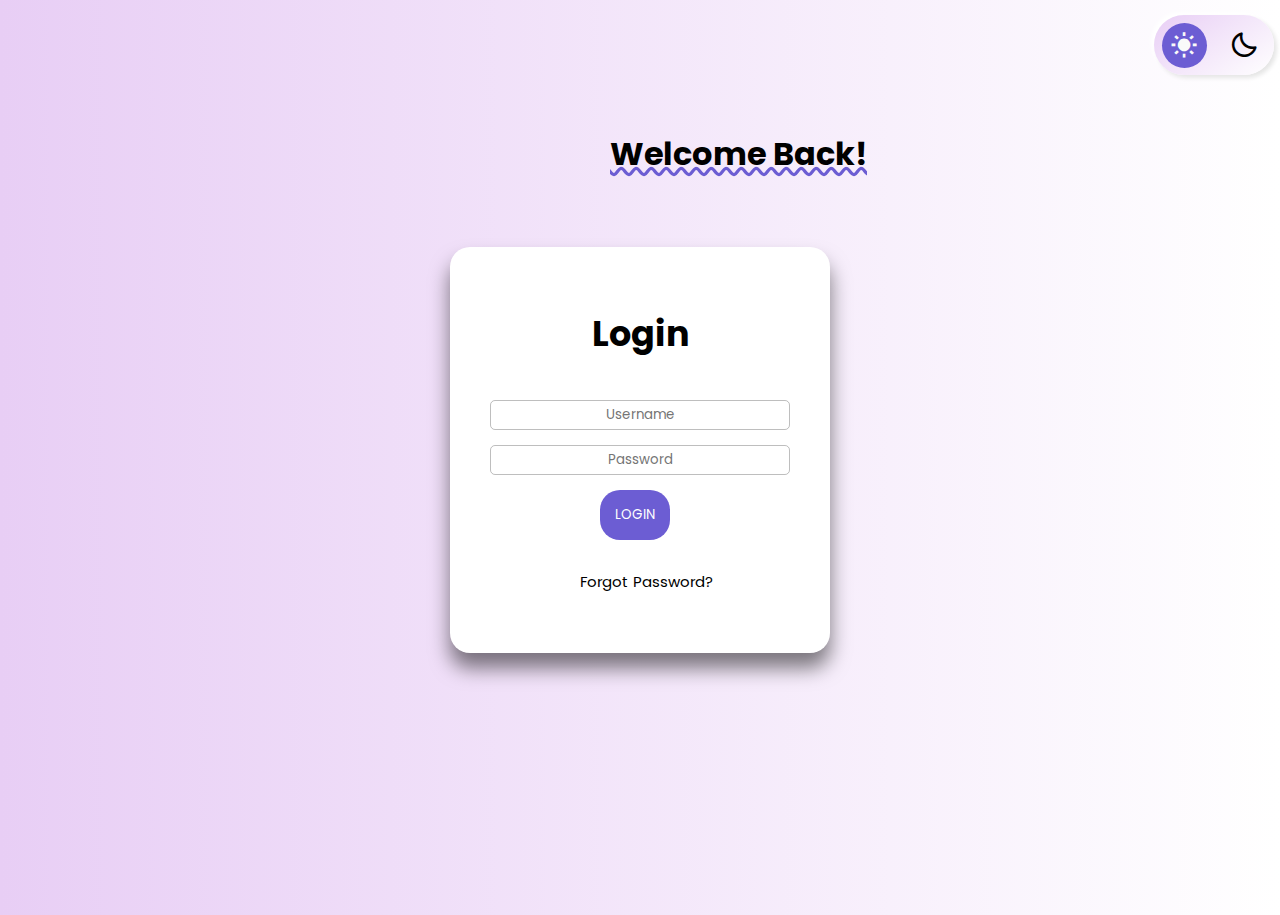
<file: index.html>
<!DOCTYPE html>
<html lang="en">
  <head>
    <meta charset="UTF-8" />
    <meta http-equiv="X-UA-Compatible" content="IE=edge" />
    <meta name="viewport" content="width=device-width, initial-scale=1.0" />
    <link rel="stylesheet" href="stylesheet.css" class="css" />
    <link
      rel="stylesheet"
      href="https://unpkg.com/boxicons@latest/css/boxicons.min.css"
    />
    <title>Gaming Website</title>
  </head>
  <body class="light">
    <input type="checkbox" id="toggle" />

    <label class="toggle" for="toggle">
      <i class="bx bxs-sun"></i>
      <i class="bx bx-moon"></i>
      <span class="ball"></span>
    </label>

    <h1>Welcome Back!</h1>
    <div class="login-form">
      <h2>Login</h2>

      <div class="form-input">
        <input type="text" placeholder="Username"  id="username"/>
      </div>
      <div class="form-input">
        <input type="password" placeholder="Password" id="password"/>
      </div>
      <!-- <div class="form-input"> -->
        <button onclick="auth()">Login</button>
    

      <a href="#" class="forget">Forgot Password?</a>
    </div>

    <script src="main.js"></script>
    <script src="https://ajax.googleapis.com/ajax/libs/jquery/3.6.4/jquery.min.js"></script>
  </body>
</html>
</file>
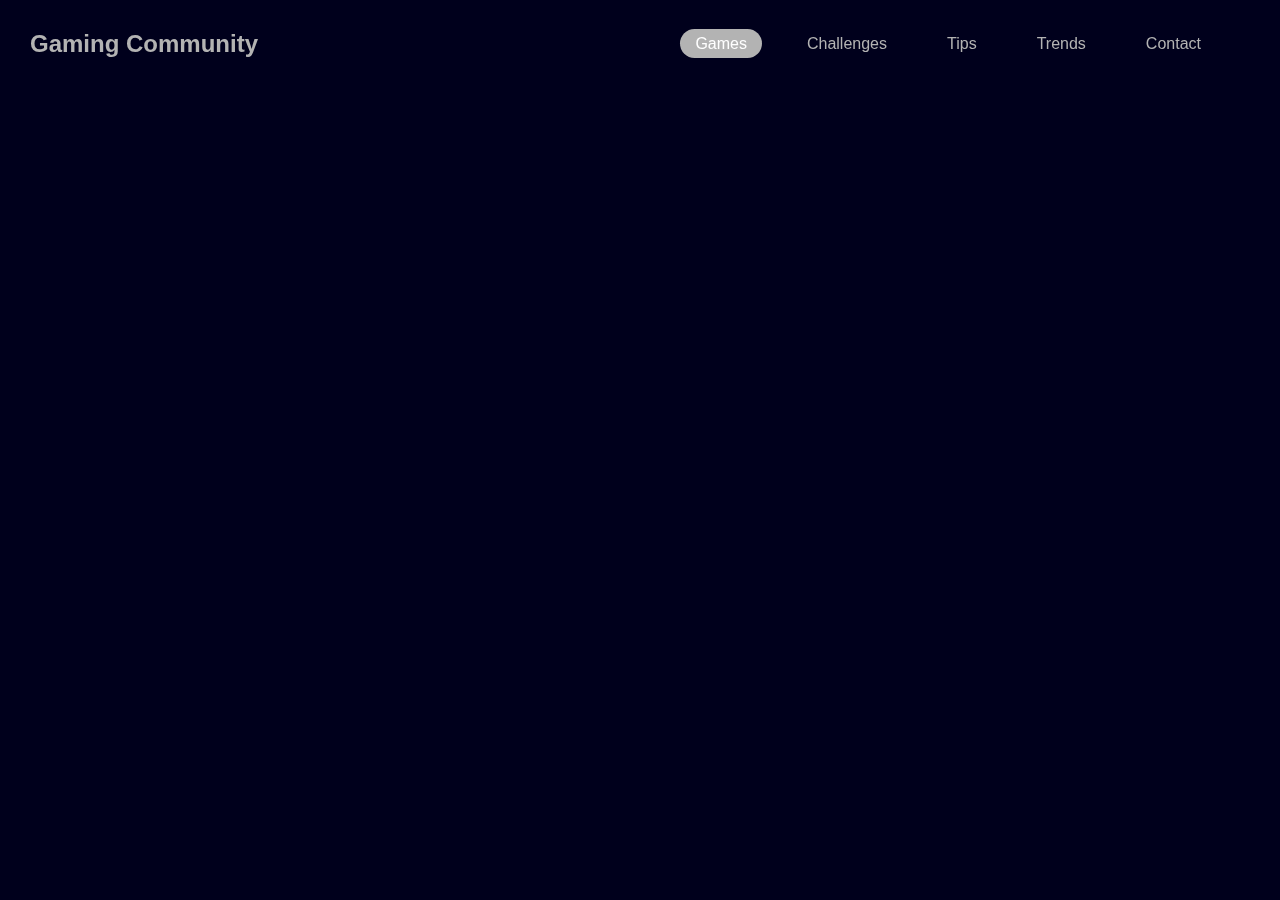
<file: challengePage.html>
<!DOCTYPE html>
<html lang="en">
<head>
    <meta charset="UTF-8">
    <meta http-equiv="X-UA-Compatible" content="IE=edge">
    <meta name="viewport" content="width=device-width, initial-scale=1.0">
    <link rel="stylesheet" href="challenge.css">
    <title>Document</title>
</head>
<body>

    <header class="header">
        <h2 class="logo"><a href="#">Gaming Community</a></h2>
        <ul>
         <li><a href="#"  class="active">Games</a></li>
         <li><a href="#">Challenges</a></li>
         <li><a href="#">Tips</a></li>
         <li><a href="">Trends</a></li>
         <li><a href="#">Contact</a></li>
        </ul>
    </header>
   

    
    
</body>
</html>
</file>
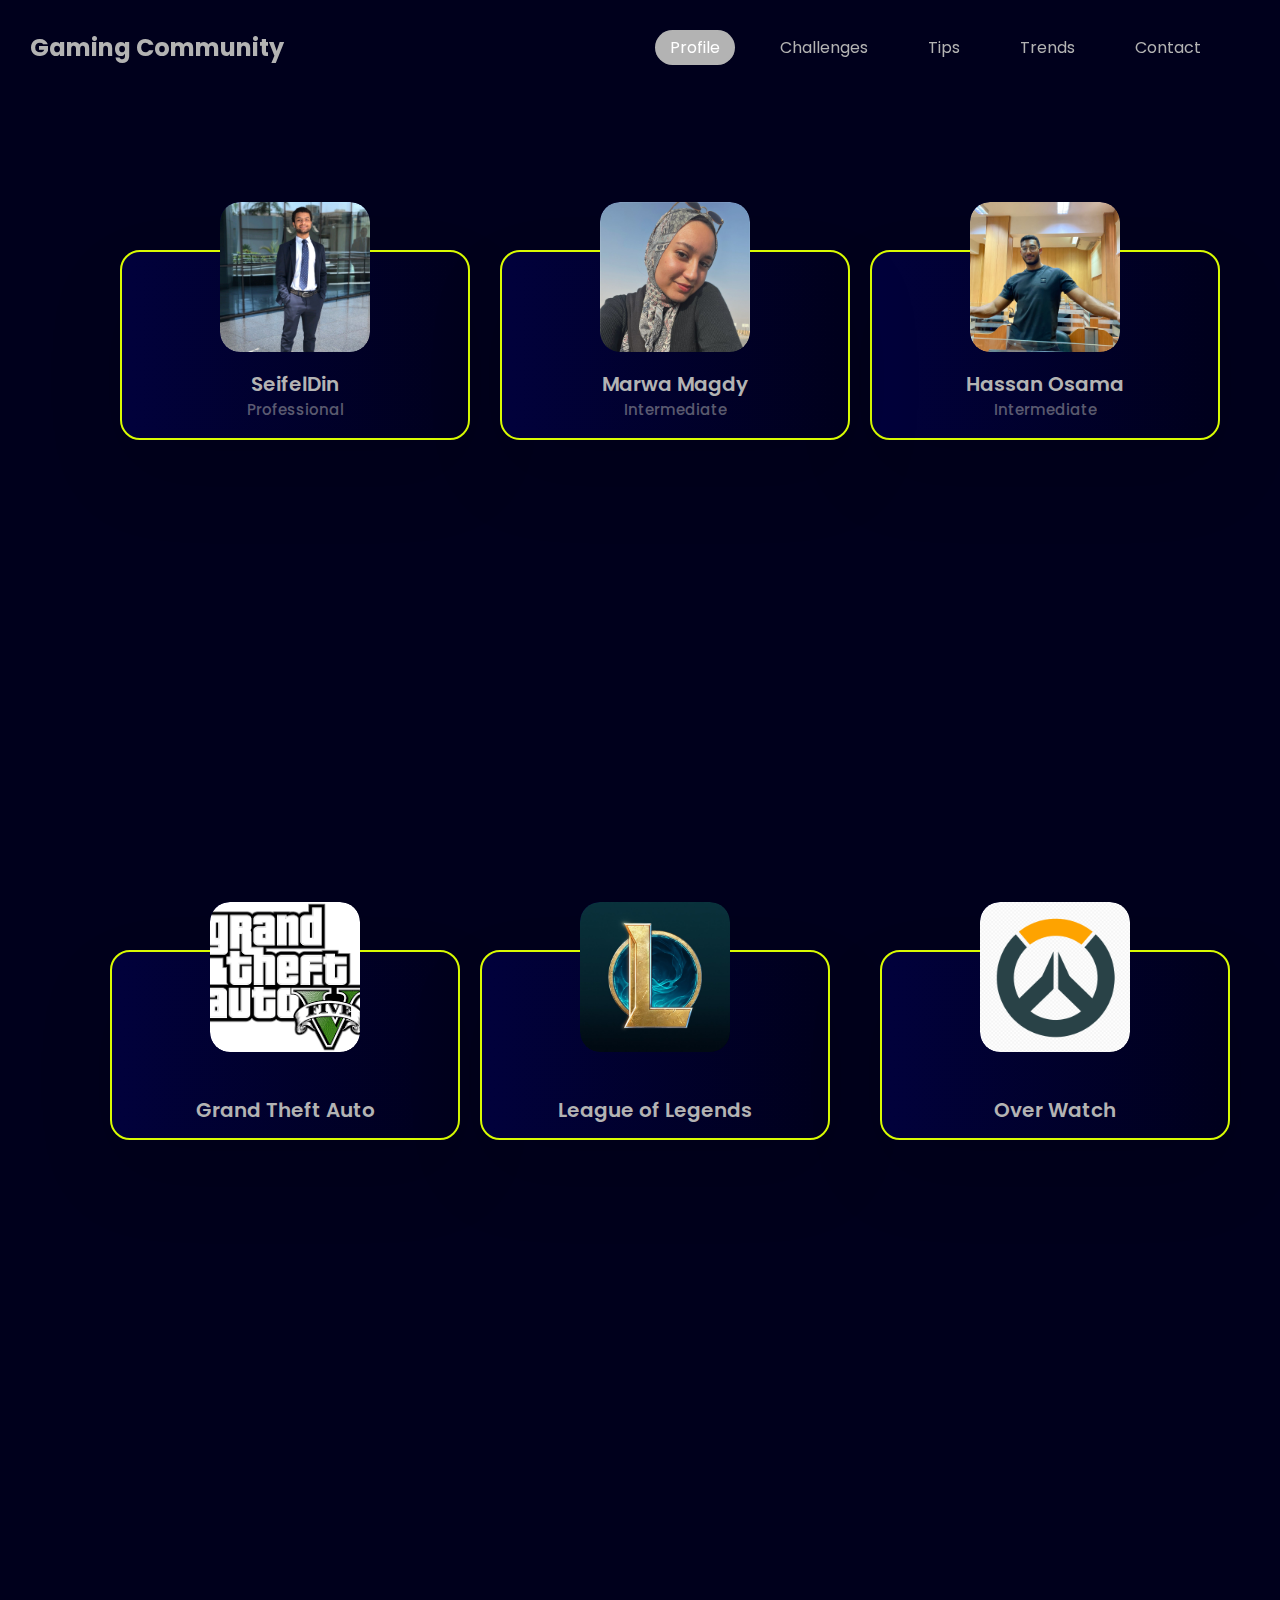
<file: habibamainPage.html>
<!DOCTYPE html>
<html lang="en">
<head>
    <meta charset="UTF-8">
    <meta http-equiv="X-UA-Compatible" content="IE=edge">
    <meta name="viewport" content="width=device-width, initial-scale=1.0">
    <link rel="stylesheet" href="styling.css">
    <title>Habiba's Main Page</title>
</head>
<body>
    <header class="header">
        <h2 class="logo"><a href="#">Gaming Community</a></h2>
        <ul>
         <li><a href="userProfile.html"  class="active">Profile</a></li>
         <li><a href="#">Challenges</a></li>
         <li><a href="#">Tips</a></li>
         <li><a href="">Trends</a></li>
         <li><a href="#">Contact</a></li>
        </ul>
    </header>
    <div class="location">
        <div class="card-marwa">
    <div class="imgBox-marwa">
      <img src="marwaPic.jpeg" alt="pic">
    </div>
    <div class="content-marwa">
      <div class="details-marwa">
        <h2>Marwa Magdy<br> <span>Intermediate</span></h2>
  
        <div class="data-marwa">
          <h3>3<br><span>Posts</span></h3>
          <h3>4<br><span>Followers</span></h3>
          <h3>4<br><span>Following</span></h3>
        </div>
        <div class="actionButton-marwa">
          <button>Profile</button>
          <button onclick="challenge()">Challenge</button>
        </div>
      </div>
    </div>
   </div>
   <!-- third card -->
   <div class="card-hassan">
    <div class="imgBox-hassan">
      <img src="hassanPiccc.jpeg" alt="pic">
    </div>
    <div class="content-hassan">
      <div class="details-hassan">
        <h2>Hassan Osama<br> <span>Intermediate</span></h2>
  
        <div class="data-hassan">
          <h3>3<br><span>Posts</span></h3>
          <h3>4<br><span>Followers</span></h3>
          <h3>4<br><span>Following</span></h3>
        </div>
        <div class="actionButton-hassan">
          <button>Profile</button>
          <button>Challenge</button>
        </div>
      </div>
    </div>
   </div>
  
   <!-- fourth card -->
   <div class="seif-location">
   <div class="card-seif">
    <div class="imgBox-seif">
      <img src="seifPic.jpeg" alt="pic">
    </div>
    <div class="content-seif">
      <div class="details-seif">
        <h2>SeifelDin<br> <span>Professional</span></h2>
  
        <div class="data-seif">
          <h3>3<br><span>Posts</span></h3>
          <h3>4<br><span>Followers</span></h3>
          <h3>4<br><span>Following</span></h3>
        </div>
        <div class="actionButton-seif">
          <button>Profile</button>
          <button>Challenge</button>
        </div>
      </div>
    </div>
   </div>
</div>
  
        </div>
        <!-- cards -->
      <div class="games-section">
        <!-- 1st card -->
        <div class="card-GTA">
          <div class="imgBox-GTA">
            <img src="gta_logo.png" alt="pic">
          </div>
          <div class="content-GTA">
            <div class="details-GTA">
              <h2>Grand Theft Auto<br> <span></span></h2>
        
              <div class="data-GTA">
                <h3>5<br><span>Fans</span></h3>
                <h3>8<br><span>Levels</span></h3>
                <h3>9<br><span>Challenge</span></h3>
              </div>
              <div class="actionButton-GTA">
                <button>Profile</button>
                <button onclick="challenge()">Challenge</button>
              </div>
            </div>
          </div>
         </div>
         <!-- 2nd card -->

         <div class="card-LL">
          <div class="imgBox-LL">
            <img src="league_logo.jpeg" alt="pic">
          </div>
          <div class="content-LL">
            <div class="details-LL">
              <h2>League of Legends<br> <span></span></h2>
        
              <div class="data-LL">
                <h3>5<br><span>Fans</span></h3>
                <h3>8<br><span>Levels</span></h3>
                <h3>9<br><span>Challenge</span></h3>
              </div>
              <div class="actionButton-LL">
                <button>Profile</button>
                <button onclick="challenge()">Challenge</button>
              </div>
            </div>
          </div>
         </div>
          
         <!-- 3rd card -->
         <div class="card-overWatch">
          <div class="imgBox-overWatch">
            <img src="overwatch.png" alt="pic">
          </div>
          <div class="content-overWatch">
            <div class="details-overWatch">
              <h2>Over Watch<br> <span></span></h2>
        
              <div class="data-overWatch">
                <h3>5<br><span>Fans</span></h3>
                <h3>8<br><span>Levels</span></h3>
                <h3>9<br><span>Challenge</span></h3>
              </div>
              <div class="actionButton-overWatch">
                <button>Profile</button>
                <button onclick="challenge()">Challenge</button>
              </div>
            </div>
          </div>
         </div>



      </div>

        
</body>
</html>
</file>
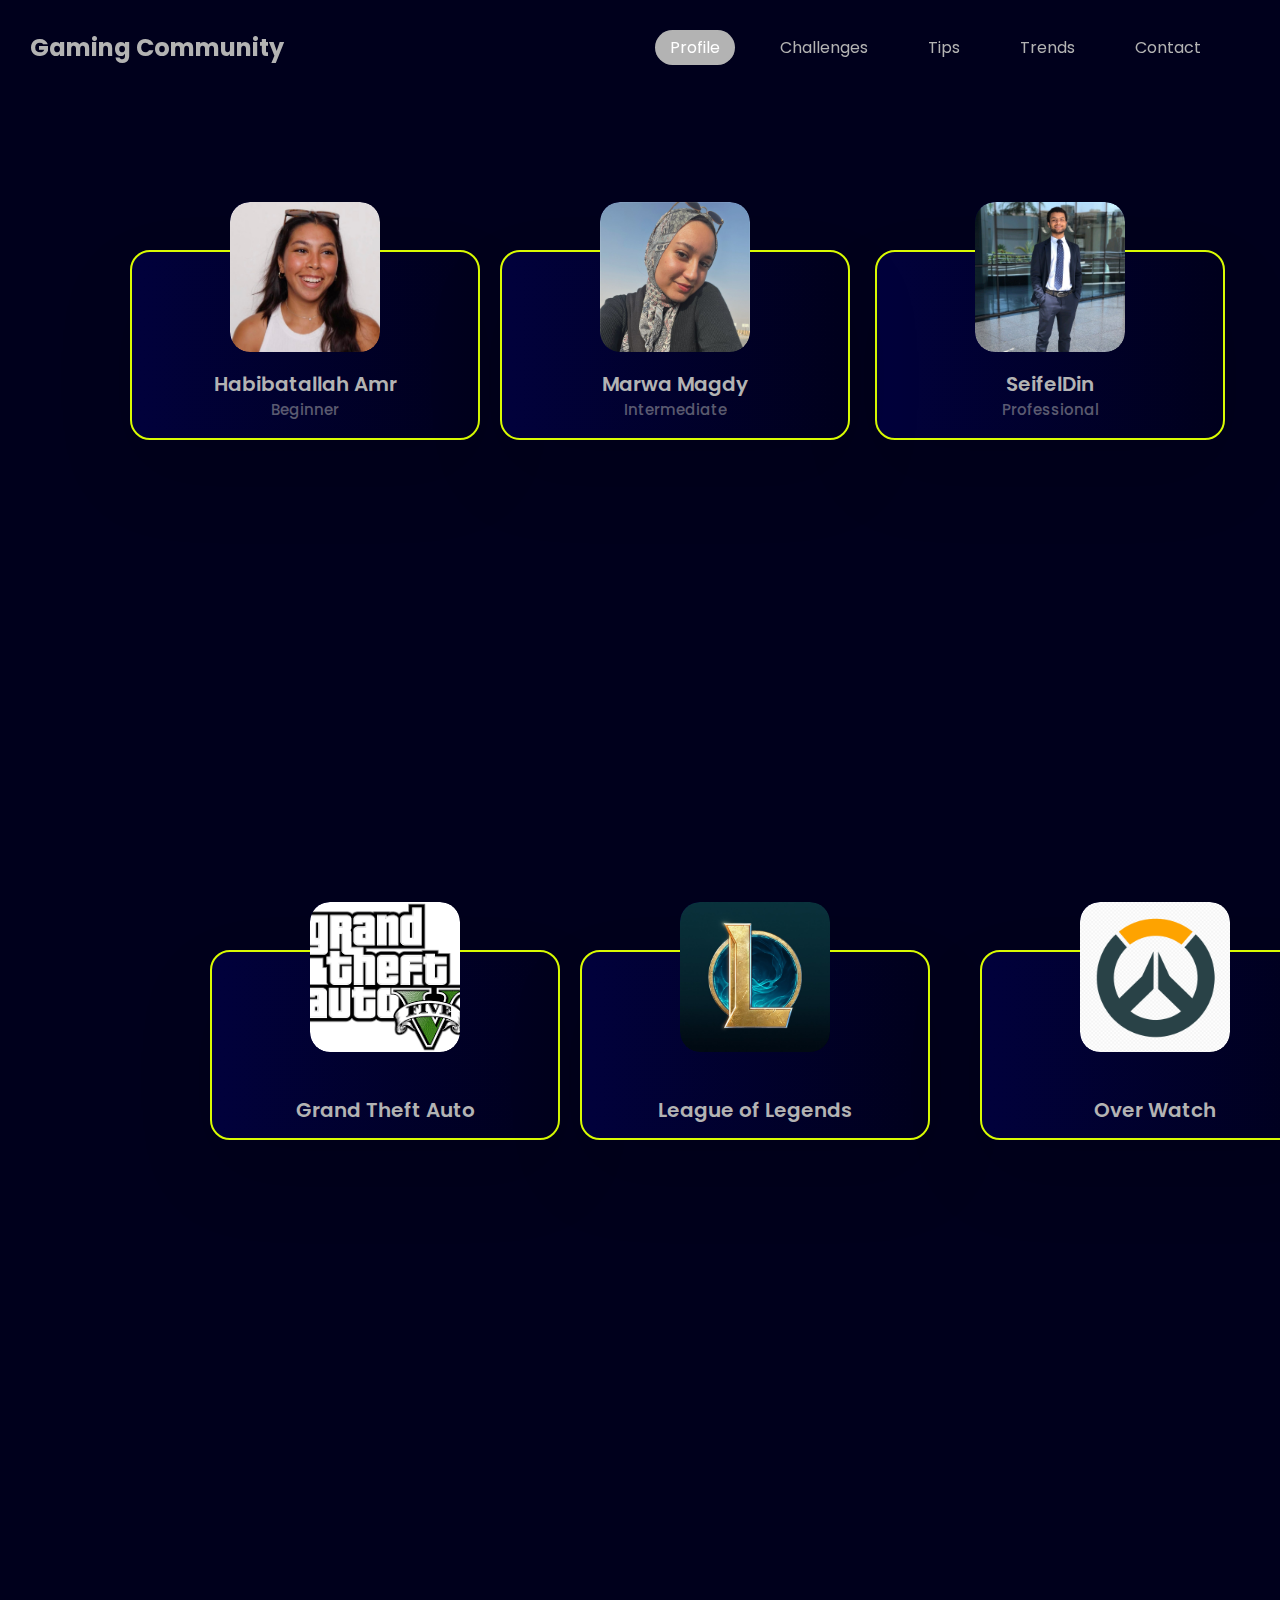
<file: hassanMainPage.html>
<!DOCTYPE html>
<html lang="en">
  <head>
    <meta charset="UTF-8" />
    <meta http-equiv="X-UA-Compatible" content="IE=edge" />
    <meta name="viewport" content="width=device-width, initial-scale=1.0" />
    <link rel="stylesheet" href="styling.css" />
    <title>Document</title>
  </head>
  <body>
    <header class="header">
      <h2 class="logo"><a href="#">Gaming Community</a></h2>
      <ul>
        <li><a href="hassanProfile.html" class="active">Profile</a></li>
        <li><a href="#">Challenges</a></li>
        <li><a href="#">Tips</a></li>
        <li><a href="">Trends</a></li>
        <li><a href="#">Contact</a></li>
      </ul>
    </header>

    <div class="location">
      <div class="card">
        <div class="imgBox">
          <img src="habibaPic.jpeg" alt="pic" />
        </div>
        <div class="content">
          <div class="details">
            <h2>
              Habibatallah Amr<br />
              <span>Beginner</span>
            </h2>

            <div class="data">
              <h3>3<br /><span>Posts</span></h3>
              <h3>4<br /><span>Followers</span></h3>
              <h3>4<br /><span>Following</span></h3>
            </div>
            <div class="actionButton">
              <button>Profile</button>
              <button>Challenge</button>
            </div>
          </div>
        </div>
      </div>
      <!-- second card -->
      <div class="card-marwa">
        <div class="imgBox-marwa">
          <img src="marwaPic.jpeg" alt="pic" />
        </div>
        <div class="content-marwa">
          <div class="details-marwa">
            <h2>
              Marwa Magdy<br />
              <span>Intermediate</span>
            </h2>

            <div class="data-marwa">
              <h3>3<br /><span>Posts</span></h3>
              <h3>4<br /><span>Followers</span></h3>
              <h3>4<br /><span>Following</span></h3>
            </div>
            <div class="actionButton-marwa">
              <button>Profile</button>
              <button>Challenge</button>
            </div>
          </div>
        </div>
      </div>
      <!-- third card -->
      <div class="seif-location2">
        <div class="card-seif">
          <div class="imgBox-seif">
            <img src="seifPic.jpeg" alt="pic" />
          </div>
          <div class="content-seif">
            <div class="details-seif">
              <h2>
                SeifelDin<br />
                <span>Professional</span>
              </h2>

              <div class="data-seif">
                <h3>3<br /><span>Posts</span></h3>
                <h3>4<br /><span>Followers</span></h3>
                <h3>4<br /><span>Following</span></h3>
              </div>
              <div class="actionButton-seif">
                <button>Profile</button>
                <button>Challenge</button>
              </div>
            </div>
          </div>
        </div>
      </div>

       <!-- cards -->
       <div class="games-section">
        <!-- 1st card -->
        <div class="card-GTA">
          <div class="imgBox-GTA">
            <img src="gta_logo.png" alt="pic">
          </div>
          <div class="content-GTA">
            <div class="details-GTA">
              <h2>Grand Theft Auto<br> <span></span></h2>
        
              <div class="data-GTA">
                <h3>5<br><span>Fans</span></h3>
                <h3>8<br><span>Levels</span></h3>
                <h3>9<br><span>Challenge</span></h3>
              </div>
              <div class="actionButton-GTA">
                <button>Profile</button>
                <button onclick="challenge()">Challenge</button>
              </div>
            </div>
          </div>
         </div>
         <!-- 2nd card -->

         <div class="card-LL">
          <div class="imgBox-LL">
            <img src="league_logo.jpeg" alt="pic">
          </div>
          <div class="content-LL">
            <div class="details-LL">
              <h2>League of Legends<br> <span></span></h2>
        
              <div class="data-LL">
                <h3>5<br><span>Fans</span></h3>
                <h3>8<br><span>Levels</span></h3>
                <h3>9<br><span>Challenge</span></h3>
              </div>
              <div class="actionButton-LL">
                <button>Profile</button>
                <button onclick="challenge()">Challenge</button>
              </div>
            </div>
          </div>
         </div>
          
         <!-- 3rd card -->
         <div class="card-overWatch">
          <div class="imgBox-overWatch">
            <img src="overwatch.png" alt="pic">
          </div>
          <div class="content-overWatch">
            <div class="details-overWatch">
              <h2>Over Watch<br> <span></span></h2>
        
              <div class="data-overWatch">
                <h3>5<br><span>Fans</span></h3>
                <h3>8<br><span>Levels</span></h3>
                <h3>9<br><span>Challenge</span></h3>
              </div>
              <div class="actionButton-overWatch">
                <button>Profile</button>
                <button onclick="challenge()">Challenge</button>
              </div>
            </div>
          </div>
         </div>



    </div>
  </body>
</html>
</file>
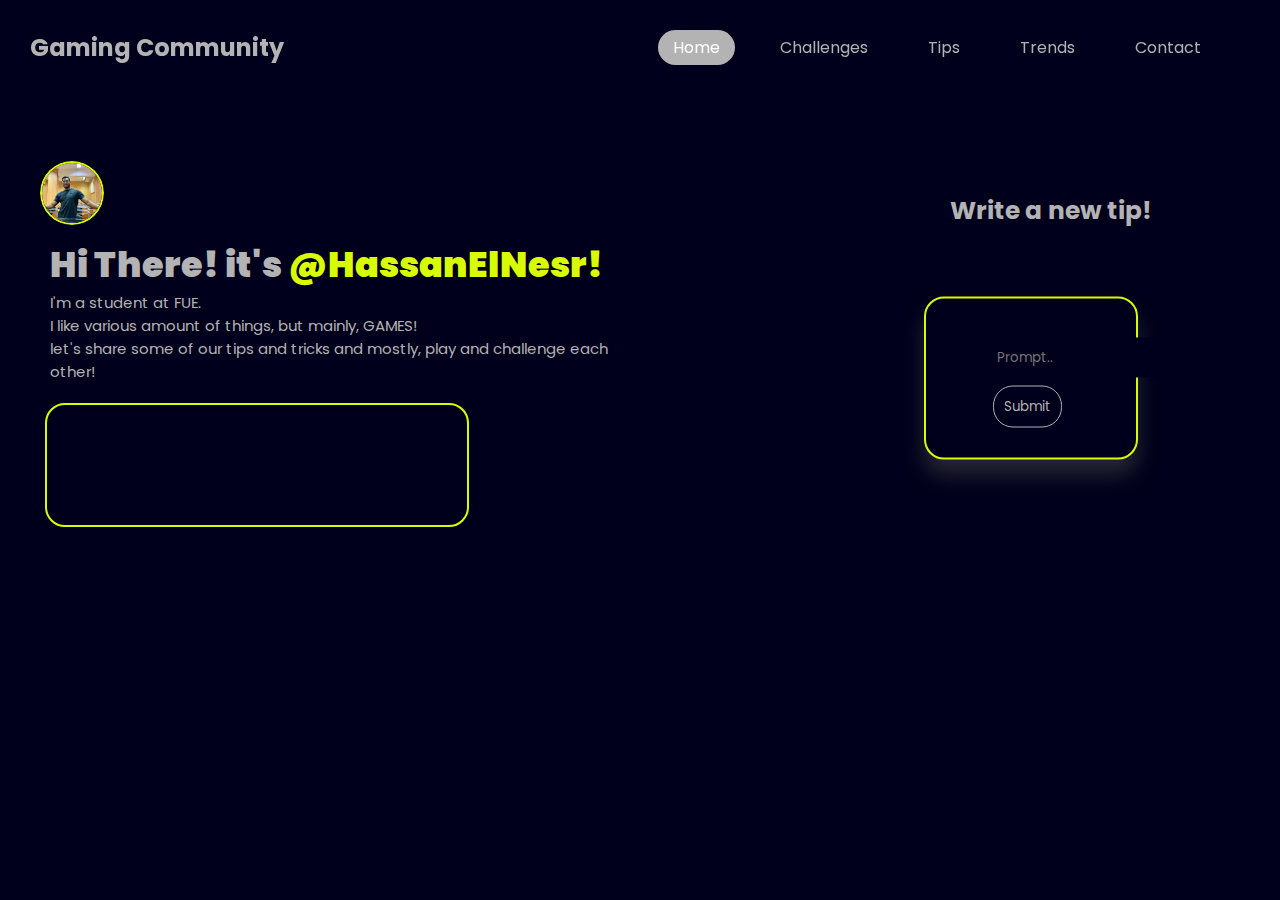
<file: hassanProfile.html>
<!DOCTYPE html>
<html lang="en">
<head>
    <meta charset="UTF-8">
    <meta http-equiv="X-UA-Compatible" content="IE=edge">
    <meta name="viewport" content="width=device-width, initial-scale=1.0">
    <link rel="stylesheet" href="style.css" class="css" />
    <link
      rel="stylesheet"
      href="https://unpkg.com/boxicons@latest/css/boxicons.min.css"
    />
    <title>Profile</title>
</head>
<body>
    <header class="header">
        <h2 class="logo"><a href="#">Gaming Community</a></h2>
        <ul>
         <li><a href="hassanMainPage.html"  class="active">Home</a></li>
         <li><a href="#">Challenges</a></li>
         <li><a href="#">Tips</a></li>
         <li><a href="">Trends</a></li>
         <li><a href="#">Contact</a></li>
        </ul>
    </header>
    
    
     <section>
      <div class="divider">
        <div class="left-side">
          <div class="left-content">
            <img src="hassanPiccc.jpeg" alt="pic" id="img">
            <h1>Hi There! it's <span>@HassanElNesr!</span> </h1>
            
            <p>I'm a student at FUE.</p>
            <p>I like various amount of things, but mainly, GAMES! <br>
              let's share some of our tips and tricks and mostly, play and challenge each other!
            </p>
            <div class="boxes">
              <div class="box1"></div>  
              <div class="box2"></div>
              <div class="box3"></div>      
            </div>
          </div>
          </div>
      
          
        <div class="right-side">
          <div class="right-content">
            <h5>Write a new tip!</h5>
            <div class="form">
              <form>
                <input type="text" placeholder="Prompt..">
                <button id="submit" >Submit</button>
              </form>
            </div>
          </div>
        </div>
    </section>
    
    
        <script src="main.js"></script>
    
</body>
</html>
</file>
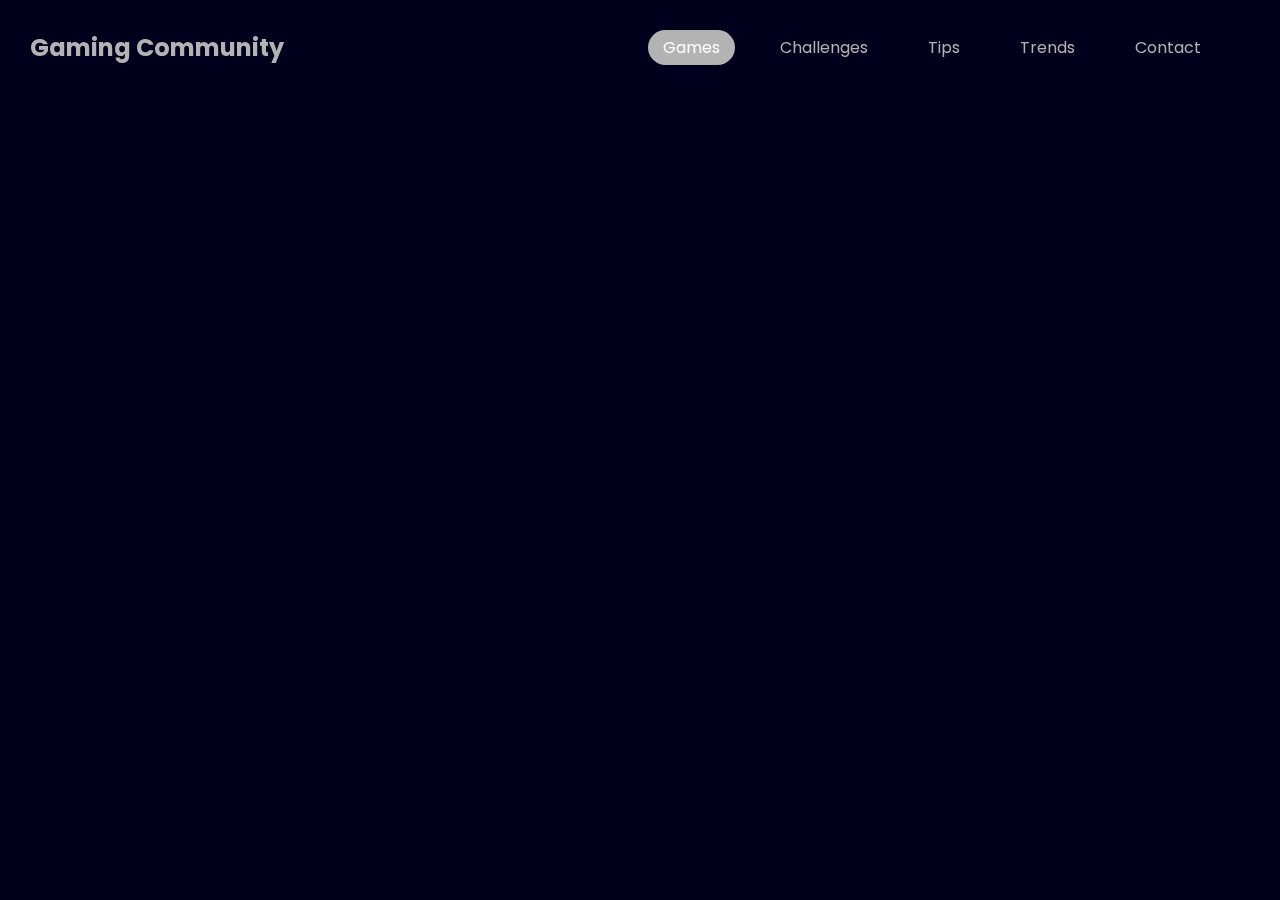
<file: mainPage.html>
<!DOCTYPE html>
<html lang="en">
  <head>
    <meta charset="UTF-8" />
    <meta http-equiv="X-UA-Compatible" content="IE=edge" />
    <meta name="viewport" content="width=device-width, initial-scale=1.0" />
    <link
      rel="stylesheet"
      href="https://unpkg.com/swiper/swiper-bundle.min.css"
    />
    <link
      rel="stylesheet"
      href="https://cdnjs.cloudflare.com/ajax/libs/font-awesome/6.0.0-beta3/css/all.min.css"
    />
    <link rel="stylesheet" href="styling.css" />
    <link
      rel="stylesheet"
      href="https://unpkg.com/boxicons@latest/css/boxicons.min.css"
    />
    <title>Main Page</title>
  </head>

  <body>
    
    <header class="header">
      <h2 class="logo"><a href="#">Gaming Community</a></h2>
      <ul>
        <li><a href="#" class="active">Games</a></li>
        <li><a href="#">Challenges</a></li>
        <li><a href="#">Tips</a></li>
        <li><a href="">Trends</a></li>
        <li><a href="#">Contact</a></li>
      </ul>
    </header>
    <!-- first card -->
    <section class="sec-1">
    
  </section>

  

    
  </body>
</html>
</file>
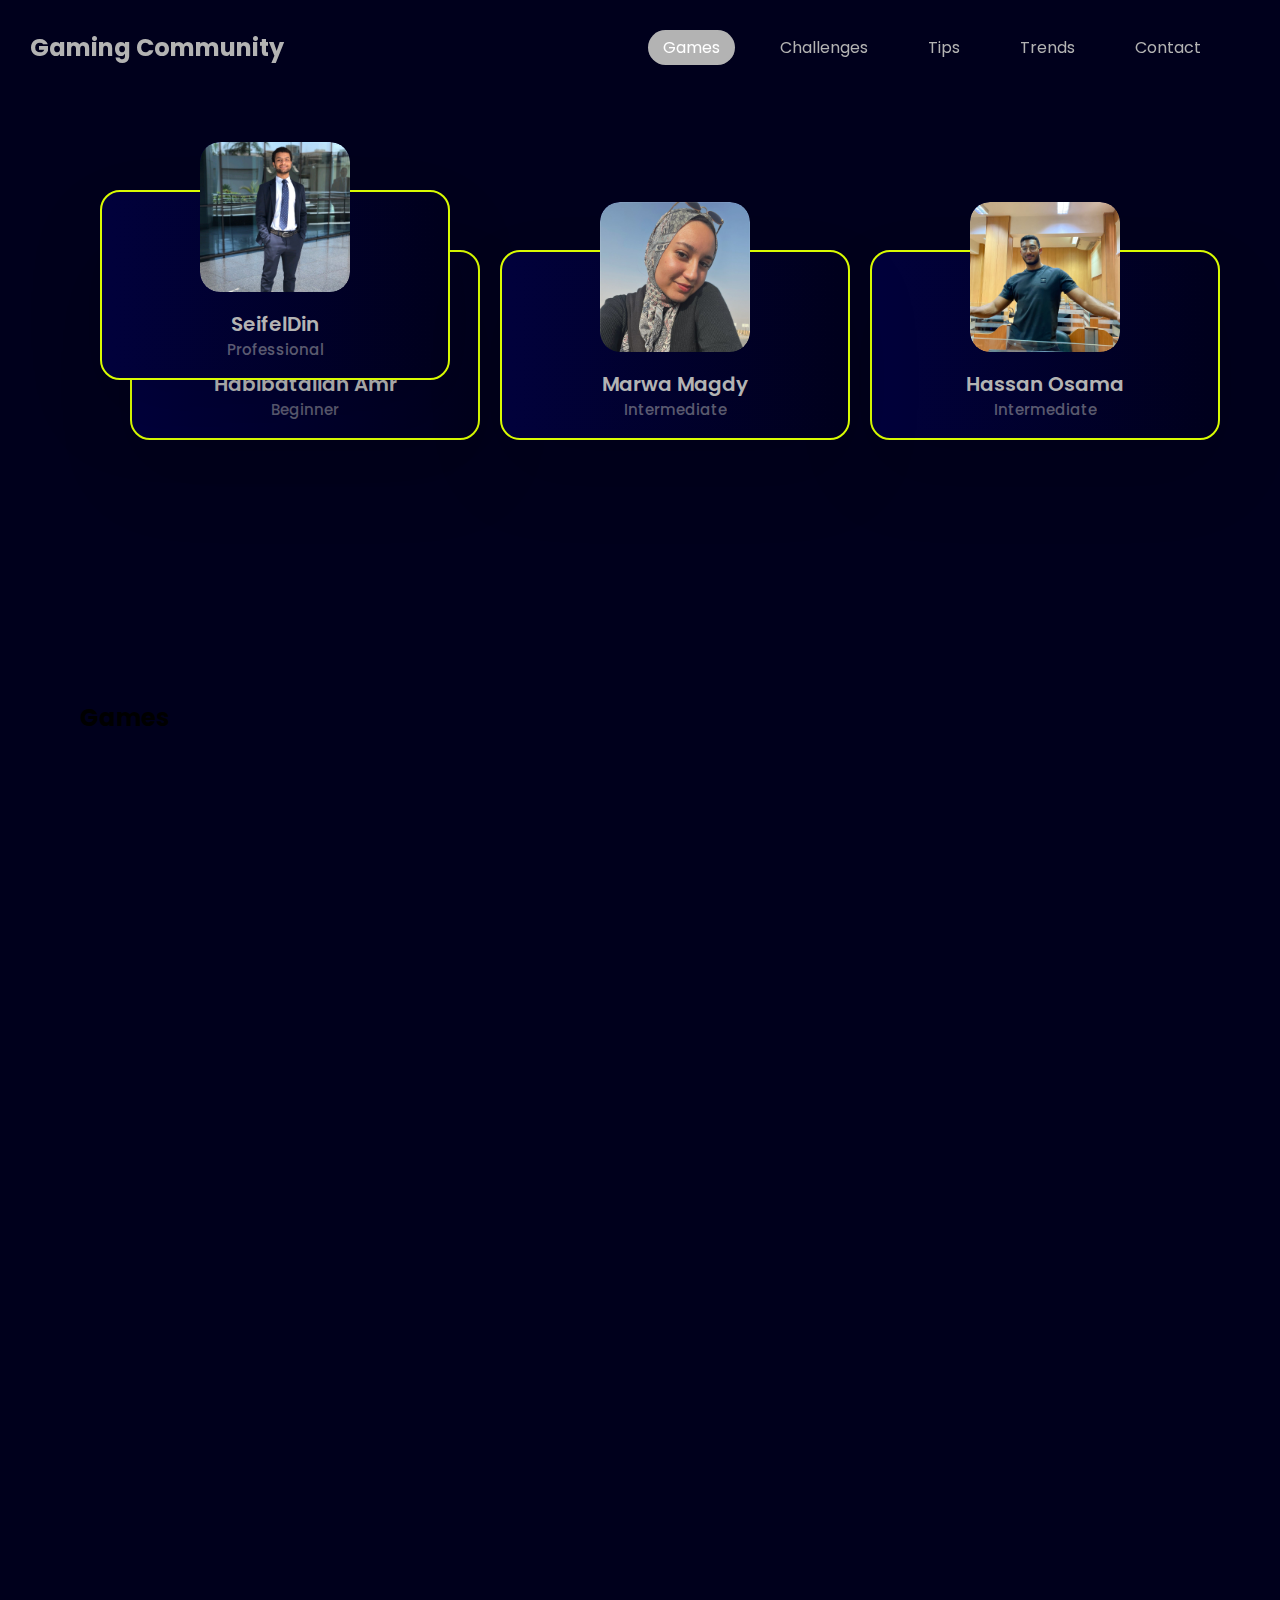
<file: mainPagefinal.html>
<!DOCTYPE html>
<html lang="en">
<head>
    <meta charset="UTF-8">
    <meta http-equiv="X-UA-Compatible" content="IE=edge">
    <meta name="viewport" content="width=device-width, initial-scale=1.0">
    <link rel="stylesheet" href="styling.css">
    <title>Main Page</title>
</head>
<body class="mainPage">
    <header class="header">
        <h2 class="logo"><a href="#">Gaming Community</a></h2>
        <ul>
          <li><a href="#" class="active">Games</a></li>
          <li><a href="#">Challenges</a></li>
          <li><a href="#">Tips</a></li>
          <li><a href="">Trends</a></li>
          <li><a href="#">Contact</a></li>
        </ul>
      </header>

      <div id="section-1">
        <div class="location">
            <div class="card">
              <div class="imgBox">
                <img src="habibaPic.jpeg" alt="pic" />
              </div>
              <div class="content">
                <div class="details">
                  <h2>
                    Habibatallah Amr<br />
                    <span>Beginner</span>
                  </h2>
      
                  <div class="data">
                    <h3>3<br /><span>Posts</span></h3>
                    <h3>4<br /><span>Followers</span></h3>
                    <h3>4<br /><span>Following</span></h3>
                  </div>
                  <div class="actionButton">
                    <button>Profile</button>
                    <button>Challenge</button>
                  </div>
                </div>
              </div>
            </div>
            <!-- second card -->
            <div class="card-marwa">
              <div class="imgBox-marwa">
                <img src="marwaPic.jpeg" alt="pic" />
              </div>
              <div class="content-marwa">
                <div class="details-marwa">
                  <h2>
                    Marwa Magdy<br />
                    <span>Intermediate</span>
                  </h2>
      
                  <div class="data-marwa">
                    <h3>3<br /><span>Posts</span></h3>
                    <h3>4<br /><span>Followers</span></h3>
                    <h3>4<br /><span>Following</span></h3>
                  </div>
                  <div class="actionButton-marwa">
                    <button>Profile</button>
                    <button>Challenge</button>
                  </div>
                </div>
              </div>
            </div>
            <!-- third card -->
            <div class="card-hassan">
              <div class="imgBox-hassan">
                <img src="hassanPiccc.jpeg" alt="pic" />
              </div>
              <div class="content-hassan">
                <div class="details-hassan">
                  <h2>
                    Hassan Osama<br />
                    <span>Intermediate</span>
                  </h2>
      
                  <div class="data-hassan">
                    <h3>3<br /><span>Posts</span></h3>
                    <h3>4<br /><span>Followers</span></h3>
                    <h3>4<br /><span>Following</span></h3>
                  </div>
                  <div class="actionButton-hassan">
                    <button>Profile</button>
                    <button>Challenge</button>
                  </div>
                </div>
              </div>
            </div>
      
            <!-- fourth card -->
            <div class="card-seif">
              <div class="imgBox-seif">
                <img src="seifPic.jpeg" alt="pic" />
              </div>
              <div class="content-seif">
                <div class="details-seif">
                  <h2>
                    SeifelDin<br />
                    <span>Professional</span>
                  </h2>
      
                  <div class="data-seif">
                    <h3>3<br /><span>Posts</span></h3>
                    <h3>4<br /><span>Followers</span></h3>
                    <h3>4<br /><span>Following</span></h3>
                  </div>
                  <div class="actionButton-seif">
                    <button>Profile</button>
                    <button>Challenge</button>
                  </div>
                </div>
              </div>
            </div>
          </div>
      </div>
    </div>
      

    <section class="games-section">
        <h2>Games</h2>

    </section>
    
</body>
</html>
</file>
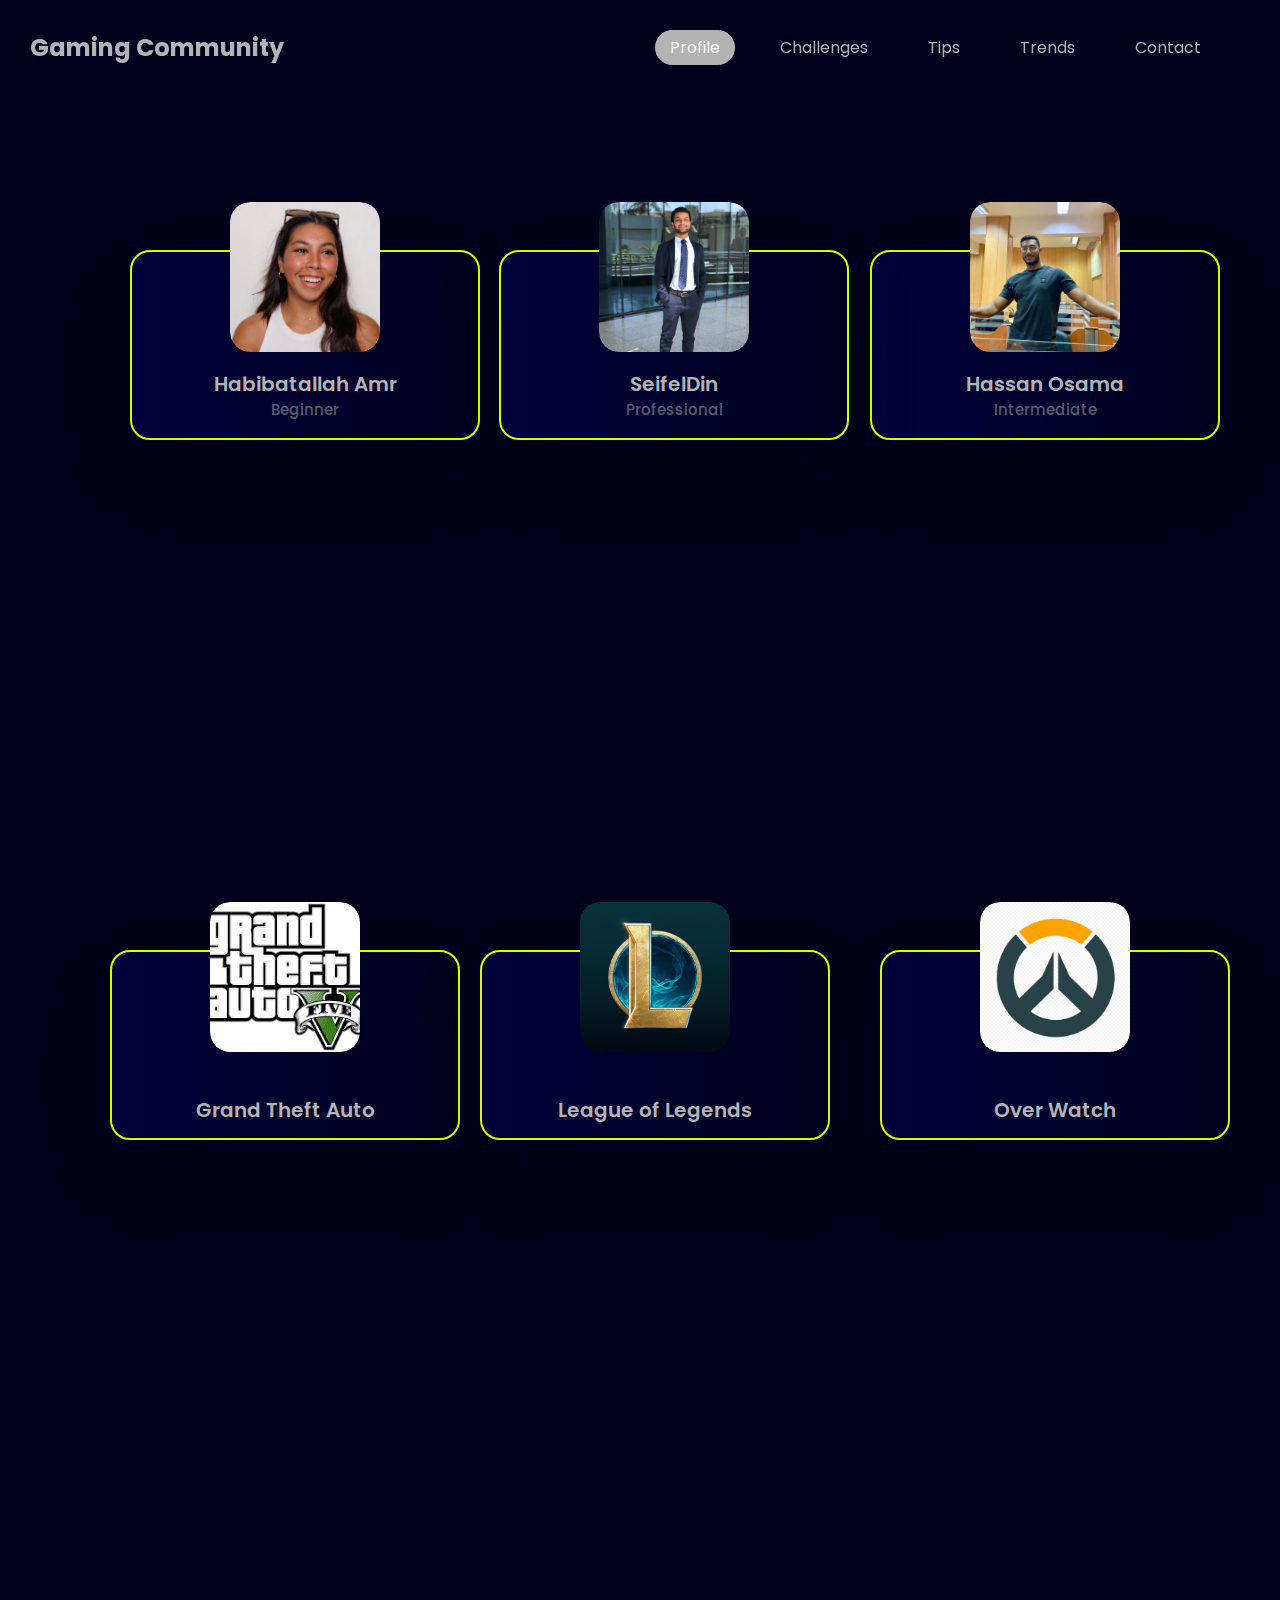
<file: marwaMainPage.html>
<!DOCTYPE html>
<html lang="en">
<head>
    <meta charset="UTF-8">
    <meta http-equiv="X-UA-Compatible" content="IE=edge">
    <meta name="viewport" content="width=device-width, initial-scale=1.0">
    <link rel="stylesheet" href="styling.css">
    <title>Marwa's Main Page</title>
</head>
<body>
    <header class="header">
        <h2 class="logo"><a href="#">Gaming Community</a></h2>
        <ul>
         <li><a href="marwaProfile.html"  class="active">Profile</a></li>
         <li><a href="#">Challenges</a></li>
         <li><a href="#">Tips</a></li>
         <li><a href="">Trends</a></li>
         <li><a href="#">Contact</a></li>
        </ul>
    </header>
     <!-- 1st card -->
    <div class="location">
        <div class="card">
          <div class="imgBox">
            <img src="habibaPic.jpeg" alt="pic">
          </div>
          <div class="content">
            <div class="details">
              <h2>Habibatallah Amr<br> <span>Beginner</span></h2>
        
              <div class="data">
                <h3>3<br><span>Posts</span></h3>
                <h3>4<br><span>Followers</span></h3>
                <h3>4<br><span>Following</span></h3>
              </div>
              <div class="actionButton">
                <button>Profile</button>
                <button>Challenge</button>
              </div>
            </div>
          </div>
         </div>
         <!-- 2nd card -->

         <div class="card-hassan">
            <div class="imgBox-hassan">
              <img src="hassanPiccc.jpeg" alt="pic">
            </div>
            <div class="content-hassan">
              <div class="details-hassan">
                <h2>Hassan Osama<br> <span>Intermediate</span></h2>
          
                <div class="data-hassan">
                  <h3>3<br><span>Posts</span></h3>
                  <h3>4<br><span>Followers</span></h3>
                  <h3>4<br><span>Following</span></h3>
                </div>
                <div class="actionButton-hassan">
                  <button>Profile</button>
                  <button>Challenge</button>
                </div>
              </div>
            </div>
           </div>
          
           <!-- fourth card -->
           <div class="seif-location1">
            <div class="card-seif">
                <div class="imgBox-seif">
                  <img src="seifPic.jpeg" alt="pic">
                </div>
                <div class="content-seif">
                  <div class="details-seif">
                    <h2>SeifelDin<br> <span>Professional</span></h2>
              
                    <div class="data-seif">
                      <h3>3<br><span>Posts</span></h3>
                      <h3>4<br><span>Followers</span></h3>
                      <h3>4<br><span>Following</span></h3>
                    </div>
                    <div class="actionButton-seif">
                      <button>Profile</button>
                      <button>Challenge</button>
                    </div>
                  </div>
                </div>
               </div>
           </div>
           
          
        </div>
         <!-- cards -->
      <div class="games-section">
        <!-- 1st card -->
        <div class="card-GTA">
          <div class="imgBox-GTA">
            <img src="gta_logo.png" alt="pic">
          </div>
          <div class="content-GTA">
            <div class="details-GTA">
              <h2>Grand Theft Auto<br> <span></span></h2>
        
              <div class="data-GTA">
                <h3>5<br><span>Fans</span></h3>
                <h3>8<br><span>Levels</span></h3>
                <h3>9<br><span>Challenge</span></h3>
              </div>
              <div class="actionButton-GTA">
                <button>Profile</button>
                <button onclick="challenge()">Challenge</button>
              </div>
            </div>
          </div>
         </div>
         <!-- 2nd card -->

         <div class="card-LL">
          <div class="imgBox-LL">
            <img src="league_logo.jpeg" alt="pic">
          </div>
          <div class="content-LL">
            <div class="details-LL">
              <h2>League of Legends<br> <span></span></h2>
        
              <div class="data-LL">
                <h3>5<br><span>Fans</span></h3>
                <h3>8<br><span>Levels</span></h3>
                <h3>9<br><span>Challenge</span></h3>
              </div>
              <div class="actionButton-LL">
                <button>Profile</button>
                <button onclick="challenge()">Challenge</button>
              </div>
            </div>
          </div>
         </div>
          
         <!-- 3rd card -->
         <div class="card-overWatch">
          <div class="imgBox-overWatch">
            <img src="overwatch.png" alt="pic">
          </div>
          <div class="content-overWatch">
            <div class="details-overWatch">
              <h2>Over Watch<br> <span></span></h2>
        
              <div class="data-overWatch">
                <h3>5<br><span>Fans</span></h3>
                <h3>8<br><span>Levels</span></h3>
                <h3>9<br><span>Challenge</span></h3>
              </div>
              <div class="actionButton-overWatch">
                <button>Profile</button>
                <button onclick="challenge()">Challenge</button>
              </div>
            </div>
          </div>
         </div>




    
</body>
</html>
</file>
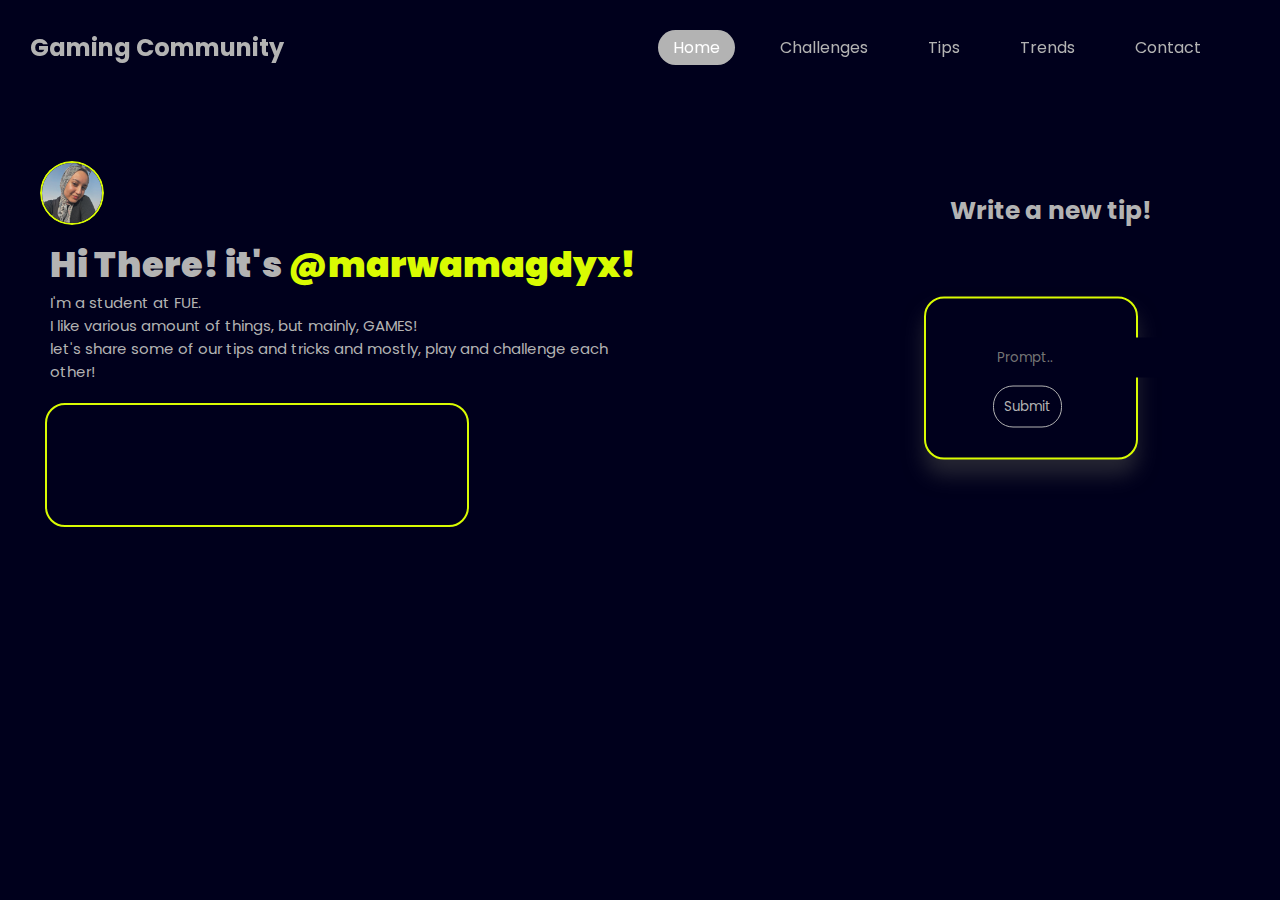
<file: marwaProfile.html>
<!DOCTYPE html>
<html lang="en">
<head>
    <meta charset="UTF-8">
    <meta http-equiv="X-UA-Compatible" content="IE=edge">
    <meta name="viewport" content="width=device-width, initial-scale=1.0">
    <link rel="stylesheet" href="style.css" class="css" />
    <link
      rel="stylesheet"
      href="https://unpkg.com/boxicons@latest/css/boxicons.min.css"
    />
    <title>Profile</title>
</head>
<body>
    <header class="header">
        <h2 class="logo"><a href="#">Gaming Community</a></h2>
        <ul>
         <li><a href="marwaMainPage.html"  class="active">Home</a></li>
         <li><a href="#">Challenges</a></li>
         <li><a href="#">Tips</a></li>
         <li><a href="">Trends</a></li>
         <li><a href="#">Contact</a></li>
        </ul>
    </header>
    
    
     <section>
      <div class="divider">
        <div class="left-side">
          <div class="left-content">
            <img src="marwaPic.jpeg" alt="pic">
            <h1>Hi There! it's <span>@marwamagdyx!</span> </h1>
            
            <p>I'm a student at FUE.</p>
            <p>I like various amount of things, but mainly, GAMES! <br>
              let's share some of our tips and tricks and mostly, play and challenge each other!
            </p>
            <div class="boxes">
              <div class="box1"></div>  
              <div class="box2"></div>
              <div class="box3"></div>      
            </div>
          </div>
          </div>
      
          
        <div class="right-side">
          <div class="right-content">
            <h5>Write a new tip!</h5>
            <div class="form">
              <form>
                <input type="text" placeholder="Prompt..">
                <button id="submit" >Submit</button>
              </form>
            </div>
          </div>
        </div>
    </section>
    
    
        <script src="main.js"></script>
    
</body>
</html>
</file>
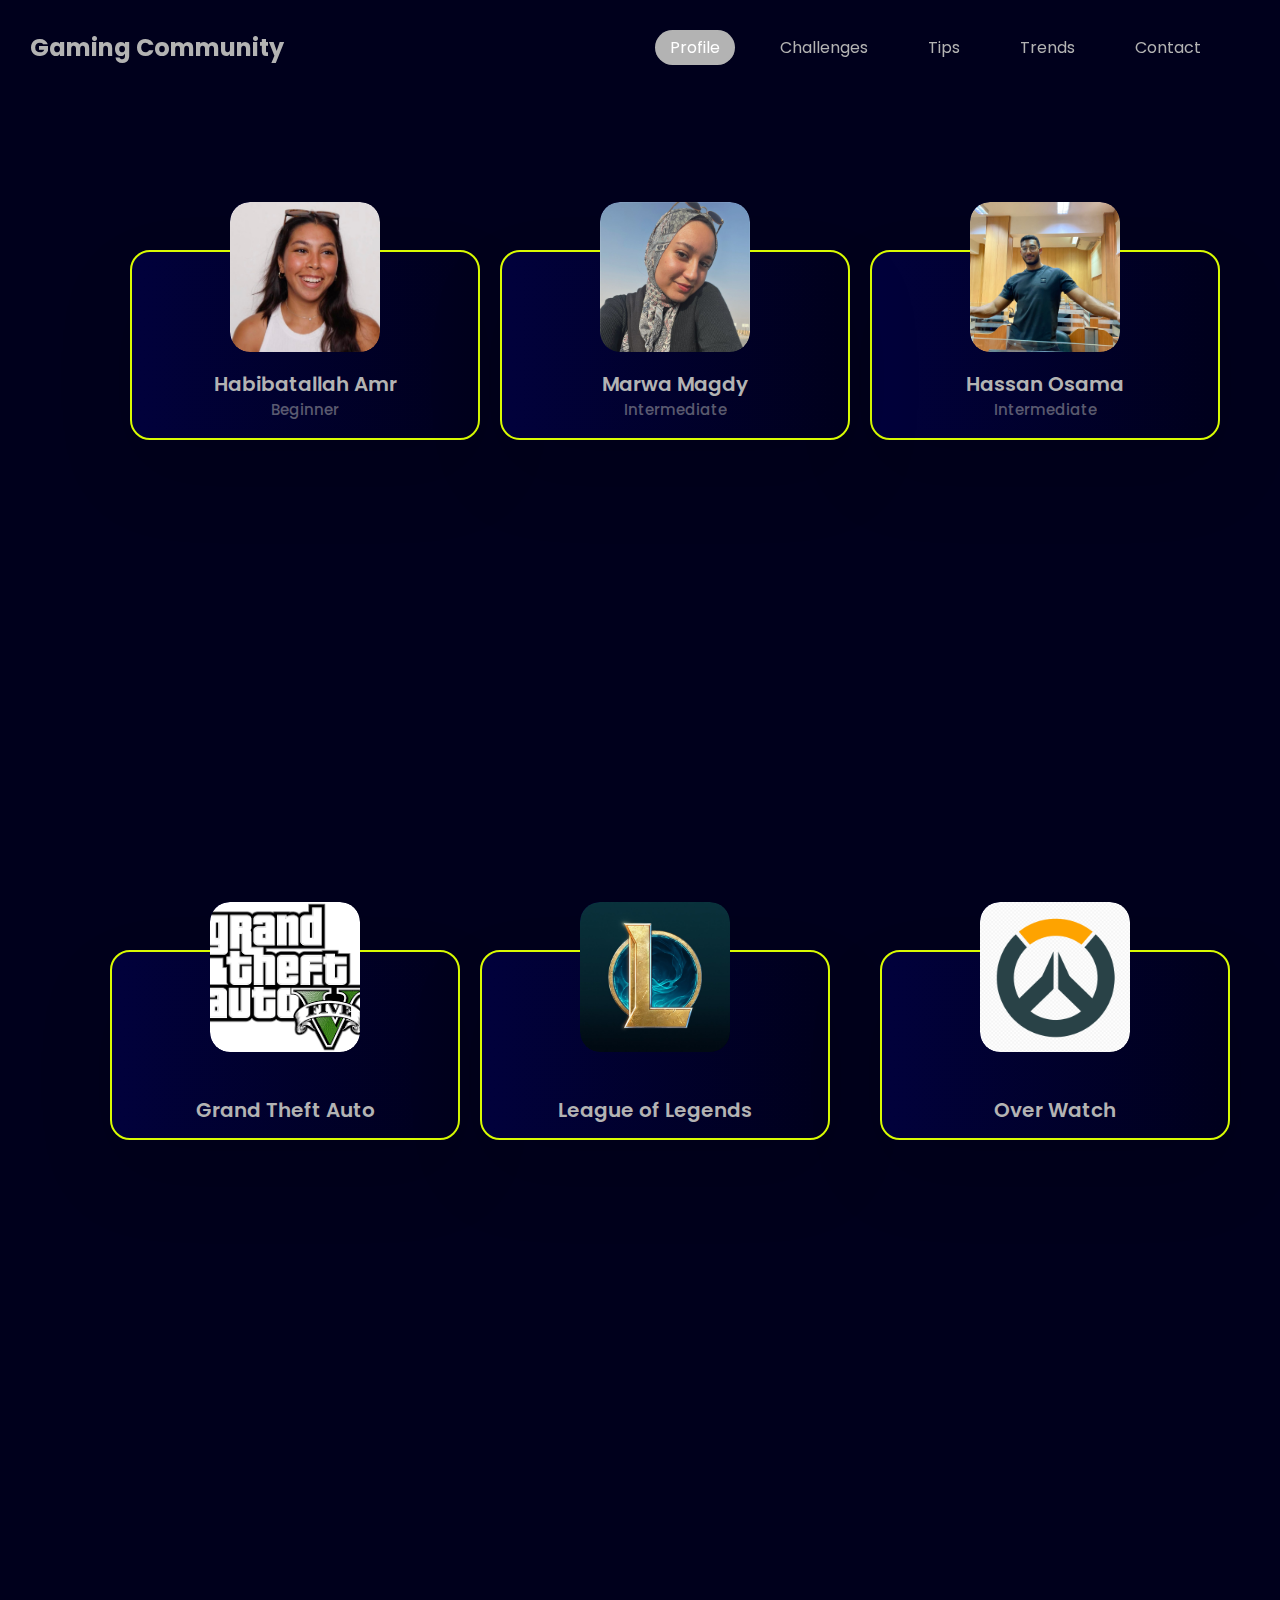
<file: seifmainPage.html>
<!DOCTYPE html>
<html lang="en">
<head>
    <meta charset="UTF-8">
    <meta http-equiv="X-UA-Compatible" content="IE=edge">
    <meta name="viewport" content="width=device-width, initial-scale=1.0">
    <link rel="stylesheet" href="styling.css">
    <title>Seif's Home Page</title>
</head>
<body>
    <header class="header">
        <h2 class="logo"><a href="#">Gaming Community</a></h2>
        <ul>
         <li><a href="seifProfile.html"  class="active">Profile</a></li>
         <li><a href="#">Challenges</a></li>
         <li><a href="#">Tips</a></li>
         <li><a href="">Trends</a></li>
         <li><a href="#">Contact</a></li>
        </ul>
    </header>

    <div class="location">
        <div class="card">
          <div class="imgBox">
            <img src="habibaPic.jpeg" alt="pic">
          </div>
          <div class="content">
            <div class="details">
              <h2>Habibatallah Amr<br> <span>Beginner</span></h2>
        
              <div class="data">
                <h3>3<br><span>Posts</span></h3>
                <h3>4<br><span>Followers</span></h3>
                <h3>4<br><span>Following</span></h3>
              </div>
              <div class="actionButton">
                <button>Profile</button>
                <button>Challenge</button>
              </div>
            </div>
          </div>
         </div>
         <!-- second card -->
         <div class="card-marwa">
          <div class="imgBox-marwa">
            <img src="marwaPic.jpeg" alt="pic">
          </div>
          <div class="content-marwa">
            <div class="details-marwa">
              <h2>Marwa Magdy<br> <span>Intermediate</span></h2>
        
              <div class="data-marwa">
                <h3>3<br><span>Posts</span></h3>
                <h3>4<br><span>Followers</span></h3>
                <h3>4<br><span>Following</span></h3>
              </div>
              <div class="actionButton-marwa">
                <button>Profile</button>
                <button>Challenge</button>
              </div>
            </div>
          </div>
         </div>
         <!-- third card -->
         <div class="card-hassan">
          <div class="imgBox-hassan">
            <img src="hassanPiccc.jpeg" alt="pic">
          </div>
          <div class="content-hassan">
            <div class="details-hassan">
              <h2>Hassan Osama<br> <span>Intermediate</span></h2>
        
              <div class="data-hassan">
                <h3>3<br><span>Posts</span></h3>
                <h3>4<br><span>Followers</span></h3>
                <h3>4<br><span>Following</span></h3>
              </div>
              <div class="actionButton-hassan">
                <button>Profile</button>
                <button>Challenge</button>
              </div>
            </div>
          </div>
         </div>
         </div>
          <!-- cards -->
      <div class="games-section">
        <!-- 1st card -->
        <div class="card-GTA">
          <div class="imgBox-GTA">
            <img src="gta_logo.png" alt="pic">
          </div>
          <div class="content-GTA">
            <div class="details-GTA">
              <h2>Grand Theft Auto<br> <span></span></h2>
        
              <div class="data-GTA">
                <h3>5<br><span>Fans</span></h3>
                <h3>8<br><span>Levels</span></h3>
                <h3>9<br><span>Challenge</span></h3>
              </div>
              <div class="actionButton-GTA">
                <button>Profile</button>
                <button onclick="challenge()">Challenge</button>
              </div>
            </div>
          </div>
         </div>
         <!-- 2nd card -->

         <div class="card-LL">
          <div class="imgBox-LL">
            <img src="league_logo.jpeg" alt="pic">
          </div>
          <div class="content-LL">
            <div class="details-LL">
              <h2>League of Legends<br> <span></span></h2>
        
              <div class="data-LL">
                <h3>5<br><span>Fans</span></h3>
                <h3>8<br><span>Levels</span></h3>
                <h3>9<br><span>Challenge</span></h3>
              </div>
              <div class="actionButton-LL">
                <button>Profile</button>
                <button onclick="challenge()">Challenge</button>
              </div>
            </div>
          </div>
         </div>
          
         <!-- 3rd card -->
         <div class="card-overWatch">
          <div class="imgBox-overWatch">
            <img src="overwatch.png" alt="pic">
          </div>
          <div class="content-overWatch">
            <div class="details-overWatch">
              <h2>Over Watch<br> <span></span></h2>
        
              <div class="data-overWatch">
                <h3>5<br><span>Fans</span></h3>
                <h3>8<br><span>Levels</span></h3>
                <h3>9<br><span>Challenge</span></h3>
              </div>
              <div class="actionButton-overWatch">
                <button>Profile</button>
                <button onclick="challenge()">Challenge</button>
              </div>
            </div>
          </div>
         </div>



        
    
</body>
</html>
</file>
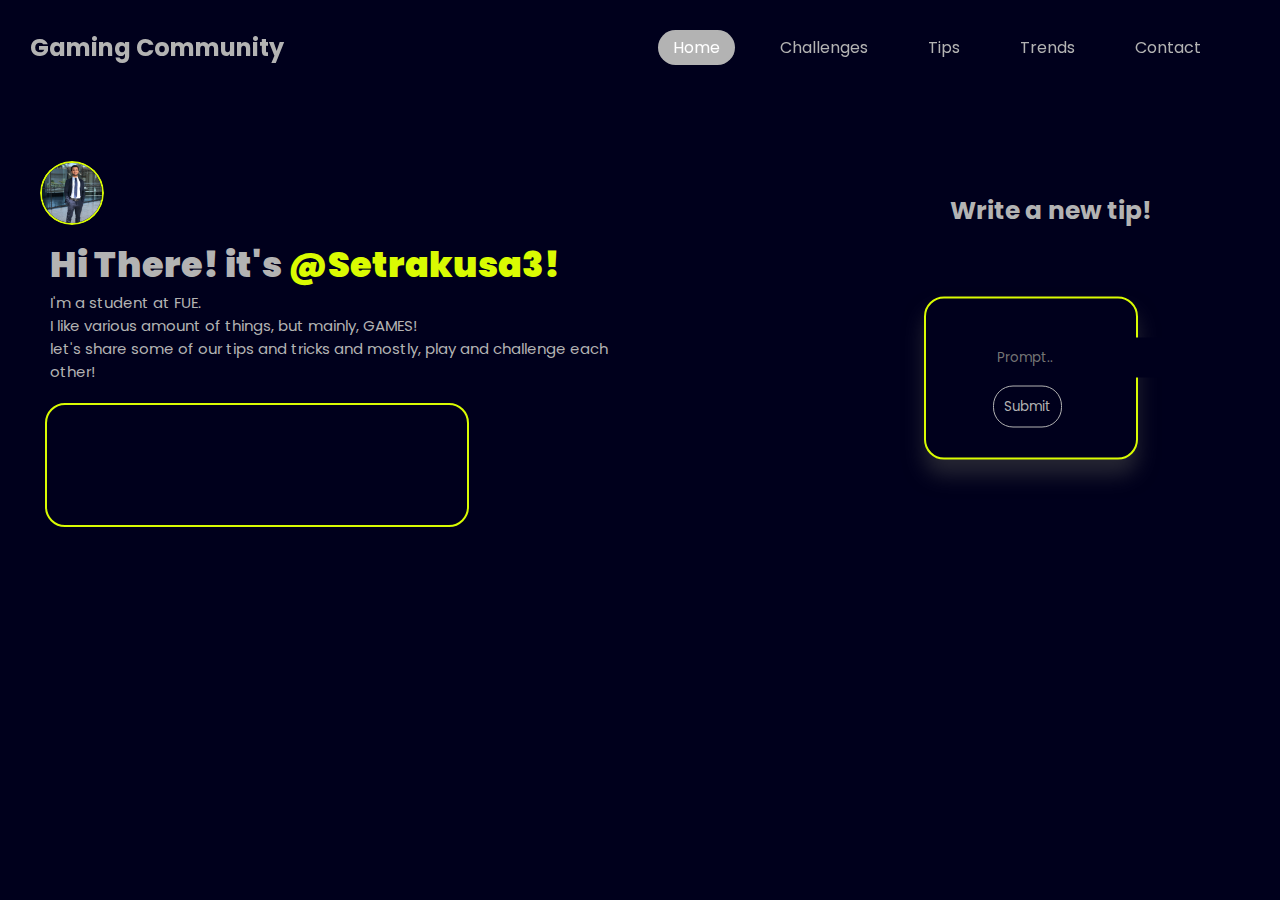
<file: seifProfile.html>
<!DOCTYPE html>
<html lang="en">
<head>
    <meta charset="UTF-8">
    <meta http-equiv="X-UA-Compatible" content="IE=edge">
    <meta name="viewport" content="width=device-width, initial-scale=1.0">
    <link rel="stylesheet" href="style.css" class="css" />
    <link
      rel="stylesheet"
      href="https://unpkg.com/boxicons@latest/css/boxicons.min.css"
    />
    <title>Profile</title>
</head>
<body>
    <header class="header">
        <h2 class="logo"><a href="">Gaming Community</a></h2>
        <ul>
         <li><a href="seifmainPage.html" class="active">Home</a></li>
         <li><a href="#">Challenges</a></li>
         <li><a href="#">Tips</a></li>
         <li><a href="">Trends</a></li>
         <li><a href="#">Contact</a></li>
        </ul>
    </header>
    
    
     <section>
      <div class="divider">
        <div class="left-side">
          <div class="left-content">
            <img src="seifPic.jpeg" alt="pic" >
            <h1>Hi There! it's <span>@Setrakusa3!</span> </h1>
            
            <p>I'm a student at FUE.</p>
            <p>I like various amount of things, but mainly, GAMES! <br>
              let's share some of our tips and tricks and mostly, play and challenge each other!
            </p>
            <div class="boxes">
              <div class="box1"></div>  
              <div class="box2"></div>
              <div class="box3"></div>      
            </div>
          </div>
          </div>
      
          
        <div class="right-side">
          <div class="right-content">
            <h5>Write a new tip!</h5>
            <div class="form">
              <form>
                <input type="text" placeholder="Prompt..">
                <button id="submit" >Submit</button>
              </form>
            </div>
          </div>
        </div>
    </section>
    
    
        <script src="main.js"></script>
</body>
</html>
</file>
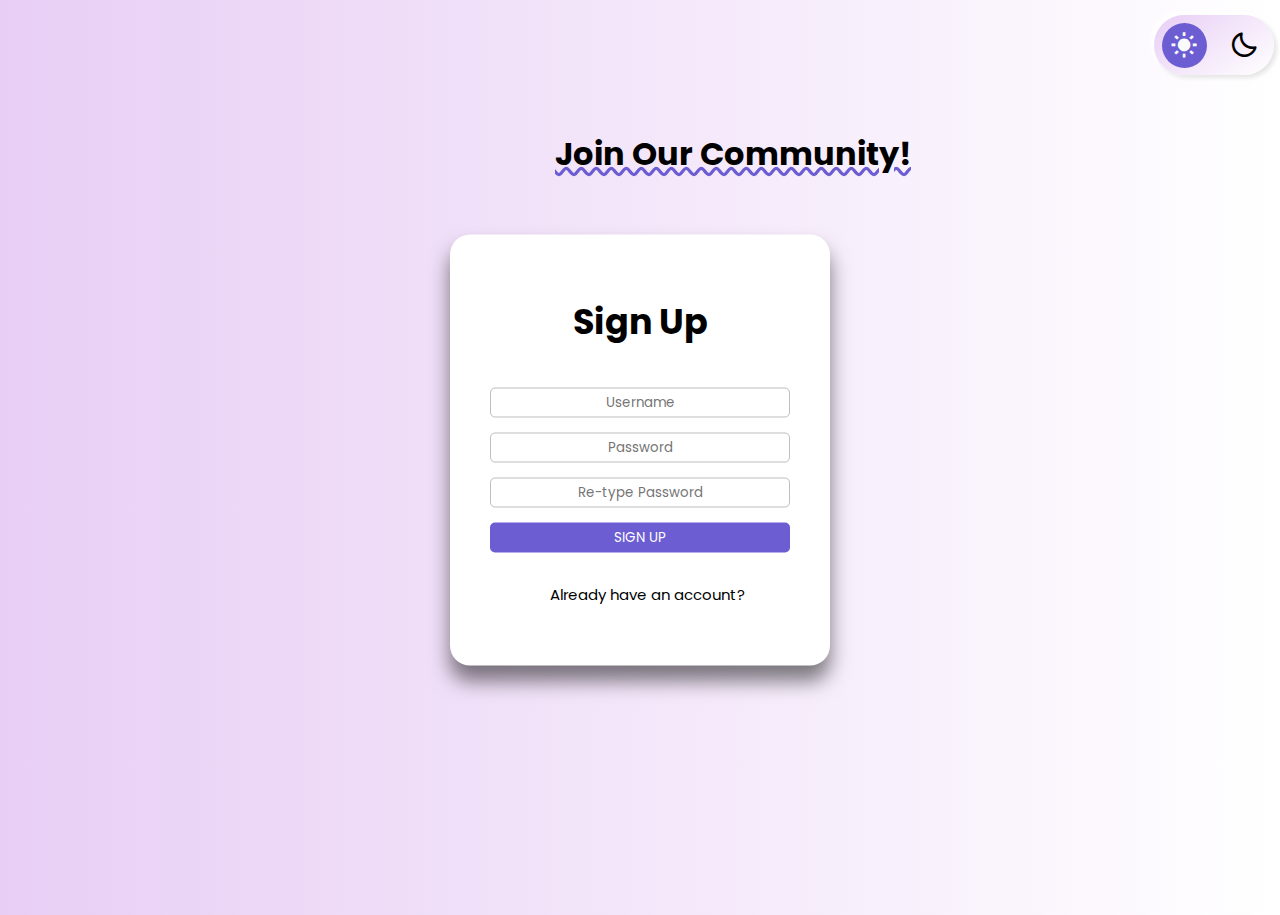
<file: signUp.html>
<!DOCTYPE html>
<html lang="en">
  <head>
    <meta charset="UTF-8" />
    <meta http-equiv="X-UA-Compatible" content="IE=edge" />
    <meta name="viewport" content="width=device-width, initial-scale=1.0" />
    <link rel="stylesheet" href="stylesheet.css" class="css" />
    <link
      rel="stylesheet"
      href="https://unpkg.com/boxicons@latest/css/boxicons.min.css"
    />
    <title>Sign Up</title>
  </head>

  <body class="light">
    <input type="checkbox" id="toggle" />

    <label class="toggle" for="toggle">
      <i class="bx bxs-sun"></i>
      <i class="bx bx-moon"></i>
      <span class="ball"></span>
    </label>

    <h1 class="h1_signUp">Join Our Community!</h1>
    <div class="signup-form">
      <h2>Sign Up</h2>

      <div class="form-input">
        <input type="text" placeholder="Username" />
      </div>
      <div class="form-input">
        <input type="password" placeholder="Password" />
      </div>
      <div class="form-input">
        <input type="password" placeholder="Re-type Password" />
      </div>

      <div class="form-input">
        <input type="submit" value="Sign Up" />
      </div>
      <a href="index.html" class="account">Already have an account?</a>
    </div>

    <script src="main.js"></script>
    
  </body>
</html>
</file>
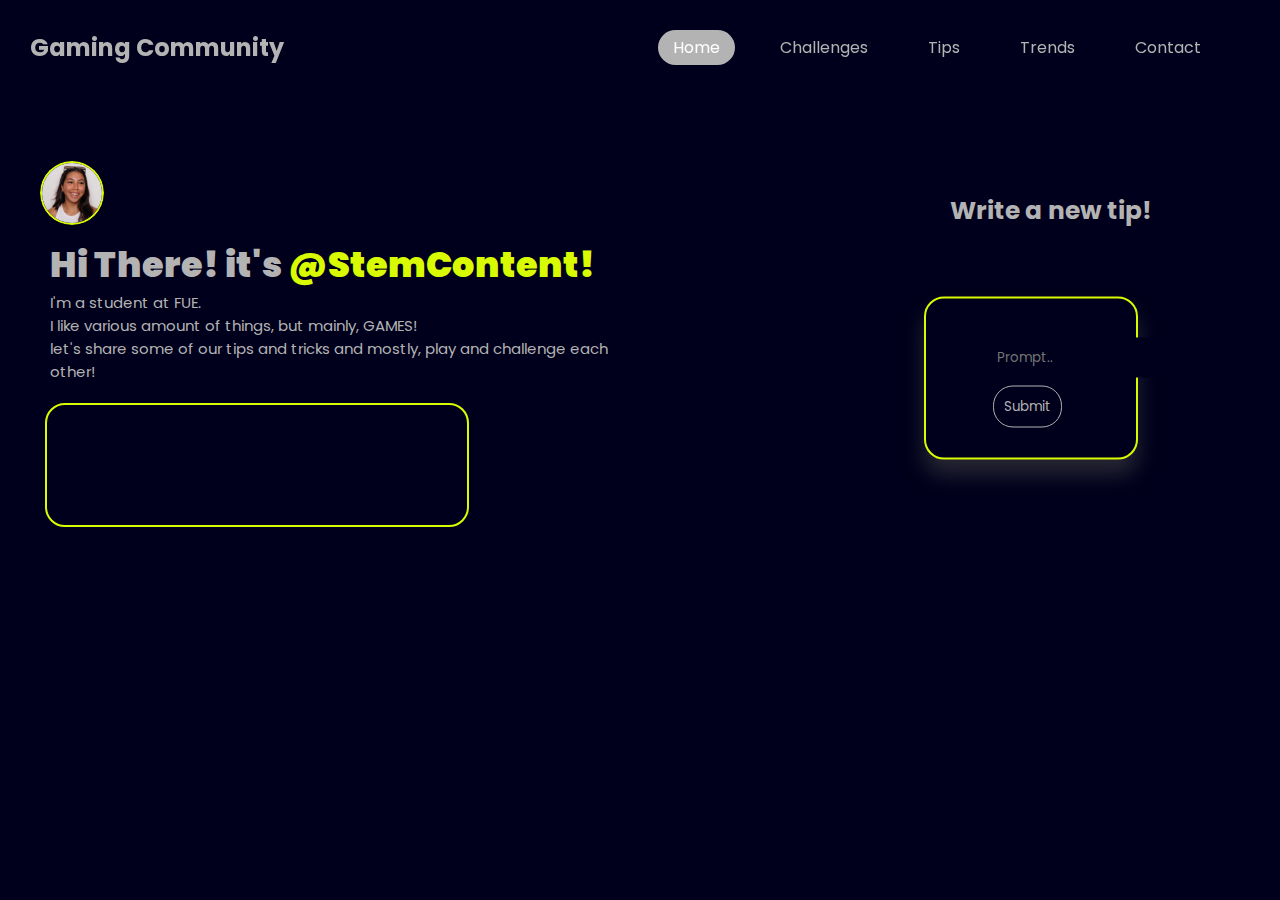
<file: userProfile.html>
<!DOCTYPE html>
<html lang="en">
<head>
    <meta charset="UTF-8">
    <meta http-equiv="X-UA-Compatible" content="IE=edge">
    <meta name="viewport" content="width=device-width, initial-scale=1.0">
    <link rel="stylesheet" href="style.css" class="css" />
    <link
      rel="stylesheet"
      href="https://unpkg.com/boxicons@latest/css/boxicons.min.css"
    />
    <title>Profile</title>
</head>

  <header class="header">
    <h2 class="logo"><a href="#">Gaming Community</a></h2>
    <ul>
     <li><a href="habibamainPage.html"  class="active">Home</a></li>
     <li><a href="#">Challenges</a></li>
     <li><a href="#">Tips</a></li>
     <li><a href="">Trends</a></li>
     <li><a href="#">Contact</a></li>
    </ul>
</header>


 <section>
  <div class="divider">
    <div class="left-side">
      <div class="left-content">
        <img src="habibaPic.jpeg" alt="pic">
        <h1>Hi There! it's <span>@StemContent!</span> </h1>
        
        <p>I'm a student at FUE.</p>
        <p>I like various amount of things, but mainly, GAMES! <br>
          let's share some of our tips and tricks and mostly, play and challenge each other!
        </p>
        <div class="boxes" id="two">
             
        </div>
      </div>
      </div>
     
      
    <div class="right-side">
      <div class="right-content">
        <h5>Write a new tip!</h5>
        <div class="form">
          <form>
            <input type="text" id="one"placeholder="Prompt..">
            <button id="submit" >Submit</button>
          </form>
        </div>
      </div>
    </div>
</section>


    <script src="main.js"></script>
</body>
</html>
</file>
<file: stylesheet.css>
@import url("https://fonts.googleapis.com/css2?family=Anton&display=swap");
@import url("https://fonts.googleapis.com/css2?family=Poppins:wght@300&display=swap");
/*login page*/

* {
  margin: 0;
  padding: 0;
  font-family: "Poppins", sans-serif;
}
:root {
  --primary-color: #6c5dd3;
  --secondary-color: #0049c6;
  --accent-color1: #ffa2c0;
  --accent-color2: #ffce73;
}

/*light mode*/

body {
  background: linear-gradient(270deg, white, #e8cef5);
  height: 100vh;
  transition: .2s;
}

.toggle {
  cursor: pointer;
  position: relative;
  display: flex;
  justify-content: space-between;
  width: 120px;
  height: 60px;
  margin-top: 15px;
  margin-left: 15px;
  border-radius: 50px;
  left: 89%;
  transition: .2s;
}
.toggle i {
  width: 50%;
  line-height: 60px;
  text-align: center;
  font-size: 30px;
  z-index: 1;
}

.toggle .ball {
  position: absolute;
  width: 45px;
  height: 45px;
  margin: 7.5px;
  border-radius: 50%;
  transition: .3s ease-out;
}

#toggle{
  display: none;
}
.light {
  background: linear-gradient(270deg, white, #e8cef5);
  height: 100vh;
}

.light .toggle {
  background: linear-gradient(145deg, #e8cef5, white);
  box-shadow: 3px 3px 4px #e6e6e6, -3px -3px 4px #ffffff;
}

.light .toggle .bxs-sun {
  color: #fafafa;
}
.light .toggle .bxs-moon {
  color: #151d2a;
}

.light .toggle .ball {
  background: var(--primary-color);
}



/*dark mode*/

.dark {
  background: #15001f;
  height: 100vh;
}
.dark h1 {
  position: absolute;
  text-decoration: underline wavy var(--primary-color);
  top: 130px;
  left: 610px;
  font-family: "Poppins", sans-serif;
  justify-content: center;
  align-items: center;
  color: #b3b3b3;;
}
.dark .login-form .form-input input[type="submit"] {
  background: grey;
  color: #fff;
  border: none;
  cursor: pointer;
  text-transform: uppercase;
}
.dark .login-form .form-input input[type="submit"]:hover {
  background: var(--primary-color);
}
.dark .toggle {
  background: grey;
  box-shadow: 3px 3px 3px #0e131b, -3px -3px 3px #1c2739;
}

.dark .toggle .bx-sun {
  color: #151d2a;
}
.dark .toggle .bxs-moon {
  color: #fafafa;
}

.dark .toggle .ball {
  background: var(--primary-color);
  transform: translate(60px);
}

h1 {
  /* position: absolute;
    top: 130px;
    left: 610px;
    justify-content: center;
    align-items: center;
    background: linear-gradient(270deg,#3f5efb, #fc466b );
    -webkit-background-clip: text;
    -webkit-text-fill-color: transparent;
    font-family: 'Anton', sans-serif;
    word-spacing: 10px;
    letter-spacing: .9px
    */
  position: absolute;
  text-decoration: underline wavy var(--primary-color);
  top: 130px;
  left: 610px;
  font-family: "Poppins", sans-serif;
  justify-content: center;
  align-items: center;
  color: black;
}
.login-form {
  position: absolute;
  top: 50%;
  left: 50%;
  transform: translate(-50%, -50%);
  width: 300px;
  padding: 60px 40px;
  background: rgba(255, 255, 255, 1);
  box-shadow: 0 15px 20px rgba(0, 0, 0, 0.5);
  border-radius: 20px;
  color: black;
}

.login-form h2 {
  margin: 0 0 40px;
  padding: 0;

  text-align: center;
  font-family: "Poppins", sans-serif;
  font-size: 35px;
  font-weight: bolder;
}

.login-form .form-input {
  position: relative;
  margin: 15px 0;
}

.login-form .form-input input {
  outline: none;
  border-radius: 5px;
  text-align: center;
  height: 30px;
  padding: 5px;
  box-sizing: border-box;
  width: 100%;
  border: 1px solid rgba(126, 126, 126, 0.5);
  background: transparent;
}

.login-form button {
  background: var(--primary-color);
  color: #fff;
  border: none;
  cursor: pointer;
  text-transform: uppercase;
  padding: 15px;
  border-radius: 20px;
  margin-left: 110px;

}
.login-form  button:hover {
  background: var(--secondary-color);
}
.forget {
  display: block;
  margin-top: 30px;
  margin-left: 30%;
  text-decoration: none;
  color: black;
  font-size: 15px;
}


/*sign up page*/

.h1_signUp{
  position: absolute;
  text-decoration: underline wavy var(--primary-color);
  top: 130px;
  left: 555px;
  font-family: "Poppins", sans-serif;
  justify-content: center;
  align-items: center;
  color: black;
}
.signup-form{
  position: absolute;
  top: 50%;
  left: 50%;
  transform: translate(-50%, -50%);
  width: 300px;
  padding: 60px 40px;
  background: rgba(255, 255, 255, 1);
  box-shadow: 0 15px 20px rgba(0, 0, 0, 0.5);
  border-radius: 20px;
  color: black;
}
.signup-form h2{
  margin: 0 0 40px;
  padding: 0;

  text-align: center;
  font-family: "Poppins", sans-serif;
  font-size: 35px;
  font-weight: bolder;
}
.signup-form .form-input {
  position: relative;
  margin: 15px 0;
}
.signup-form .form-input input {
  outline: none;
  border-radius: 5px;
  text-align: center;
  height: 30px;
  padding: 5px;
  box-sizing: border-box;
  width: 100%;
  border: 1px solid rgba(126, 126, 126, 0.5);
  background: transparent;
}
.signup-form .form-input input {
  outline: none;
  border-radius: 5px;
  text-align: center;
  height: 30px;
  padding: 5px;
  box-sizing: border-box;
  width: 100%;
  border: 1px solid rgba(126, 126, 126, 0.5);
  background: transparent;
}
.signup-form .form-input input[type="submit"] {
  background: var(--primary-color);
  color: #fff;
  border: none;
  cursor: pointer;
  text-transform: uppercase;
}
.signup-form .form-input input[type="submit"]:hover {
  background: var(--secondary-color);
}
.account{
    display: block;
    margin-top: 30px;
    margin-left: 20%;
    text-decoration: none;
    color: black;
    font-size: 15px;
}
.dark .h1_signUp {
  position: absolute;
  text-decoration: underline wavy var(--primary-color);
  top: 130px;
  left: 555px;
  font-family: "Poppins", sans-serif;
  justify-content: center;
  align-items: center;
  color: white;
}
</file>
<file: challenge.css>
*{
  margin: 0;
  padding: 0;
  box-sizing: border-box;
  font-family: "Poppins", sans-serif;
  color:  #b3b3b3;}

body {
    background: #00001c;
    height: 100vh;
  }

  a {
    text-decoration: none;
    color: #b3b3b3;
  }

  header {
    position: fixed;
    width: 95%;
    z-index: 100;
    display: flex;
    justify-content: space-between;
    align-items: center;
    margin: 30px;
  }
  header ul {

    display: flex;
    justify-content: center;
    align-items: center;
    list-style: none;
  }
  header ul li {

    margin-right: 30px;
  }
  header ul li a {

    padding: 6px 15px;
    border-radius: 20px;
  }

  header ul li a:hover {
    background-color: #b3b3b3;
    color: black;
  }
  header ul li .active {
    background-color: #b3b3b3;
    color: white;
  }
  .p1{
    color: #b3b3b3; 
    font-size: 25px;
  }
  .div1{
    text-align: center;
    padding: 150px;
  }
  .mdiv{
    flex: 0 0 50%;
    max-width: 50%;
    text-align: center;
    padding-right: 100px;
    padding-left: 100px;
  }
  .div2{
    position: relative;
    width: 100%;


  }
  .div3{
    position: relative;
    width: 100%;
    margin-left: 770px;
    margin-top: -400px;
  }
  .image1{
    border-radius: 8px;
    width: 400px;
    height: 300px;
  }
  .image2{
    border-radius: 8px;
    width: 400px;
    height: 300px;
  }
</file>
<file: styling.css>
@import url("https://fonts.googleapis.com/css2?family=Anton&display=swap");
@import url("https://fonts.googleapis.com/css2?family=Poppins:wght@300&display=swap");


* {
    margin: 0;
    padding: 0;
    box-sizing: border-box;
    font-family: "Poppins", sans-serif;
  }
  
  body {
    background: #00001c;
    height: 100vh;
    box-sizing: border-box;
    
  }
  a {
    text-decoration: none;
    color: #b3b3b3;
  }
  header {
    position: fixed;
    width: 95%;
    z-index: 100;
    display: flex;
    justify-content: space-between;
    align-items: center;
    margin: 30px;
  }
  header ul {

    display: flex;
    justify-content: center;
    align-items: center;
    list-style: none;
  }
  header ul li {

    margin-right: 30px;
  }
  header ul li a {

    padding: 6px 15px;
    border-radius: 20px;
  }
  
  header ul li a:hover {
    background-color: #b3b3b3;
    color: black;
  }
  header ul li .active {
    background-color: #b3b3b3;
    color: white;
  }
  .divider {
    width: 100%;
    height: 100vh;
    display: flex;
    font-size: 30px;
    top: 50%;
    left: 5%;
    color: #b3b3b3;
  }
  
  .left-side {
    flex: 1;
    background: #00001c;
    height: 100%;
  }
  
  .right-side {
    flex: 1;
    background: #00001c;
    height: 100%;
  }
  
  .left-content h1 {
    margin-top: 30%;
    margin-left: 50px;
    font-size: 35px;
    font-weight: 900;
  }
  .left-content h1 span {
    color: #d9fb02;
  }
  
  .left-content p {
    margin-left: 50px;
    font-size: 15px;
  }


  /* Cards section */
section{
    position: relative;
    height: 450px;
    width: 1075px;
    display: flex;
    align-items: center;
    justify-content: center;

}

.location{
  position: absolute;
  justify-content: center;
  align-items: center;
  text-align: center;
  left: 100px;

 

}

.card{
  display: flex;
  position: relative;
  align-items: center;
  width: 350px;
  height: 190px;
  background: linear-gradient(270deg,#00001c,#01013c);
  border-radius: 20px;
  top: 250px;
  left: 30px;
  box-shadow: 0 35px 80px rgba(0,0, 0, 0.1);
  border:2px solid #d9fb02;
  transition: 0.5s;
  
}

.card:hover{
  height:450px;
  
}

.imgBox{
  position: absolute;
  left:50%;
  top: -50px;
  transform: translate(-50%);
  width: 150px;
  height: 150px;
  background: #b3b3b3;
  border-radius: 20px;
  background: linear-gradient(270deg,#00001c,#01013c);
  overflow: hidden;
  transition: 0.5s;


}
.card:hover .imgBox{
  width: 220px;
  height: 220px;
}
.imgBox img{
  position: absolute;
  top: 0;
  left: 0;
  width: 100%;
  height: 100%;
  object-fit: cover;
  border-radius: 20px;
}

.card .content{
   position: absolute;
   width: 100%;
   height: 100%;
   display: flex;
   justify-content: center;
   align-items: flex-end;
   overflow: hidden;


   
}
.card .content .details{
  padding: 40px;
   text-align: center;
   width: 100%;
   transition: 0.5s;
   transform: translateY(150px);

}
.card:hover .content .details{
  transform: translateY(0px);
}

.card .content .details h2{
  font-size: 1.25em;
  font-weight: 600;
  color: #b3b3b3;
  line-height: 1.2em;


}
.card .content .details h2 span{
  font-size: 0.75em;
  font-weight: 500;
  opacity: 0.5;
}

.card .content .details .data{
  display: flex;
  justify-content: space-between;
  margin: 20px 0;
 
}
.card .content .details .data h3{
   font-size: 1em;
   color: #b5b2b2;
   line-height: 1.2em;
   font-weight: 600;
}

.card .content .details .data h3 span{
  font-size: 0.85em;
   font-weight: 400;
   opacity: 0.5;

}

.card .content .details .actionButton{
  display: flex;
  justify-content: space-between;
  /* gap: 20px; */
}

.card .content .details .actionButton button{
padding: 10px 30px;
border-radius: 5px;
border: none;
font-size: 1em;
font-weight: 500;
background: #60608e;
color: black;
cursor: pointer;
}

.card .content .details .actionButton button:nth-child(2){
  border: 1px solid #b5b2b2;
  color: aliceblue;
  background: #775ab1;
}

/* second card */

.card-marwa{
  display: flex;
  position: absolute;
  align-items: center;
  width: 350px;
  height: 190px;
  background: linear-gradient(270deg,#00001c,#01013c);
  border-radius: 20px;
  top: 250px;
  left: 400px;
  box-shadow: 0 35px 80px rgba(0,0, 0, 0.1);
  border:2px solid #d9fb02;
  transition: 0.5s;
  z-index: 1;
  
}
.card-marwa:hover{
  height:450px;
}

.imgBox-marwa{
  position: absolute;
  left:50%;
  top: -50px;
  transform: translate(-50%);
  width: 150px;
  height: 150px;
  background: #b3b3b3;
  border-radius: 20px;
  background: linear-gradient(270deg,#00001c,#01013c);
  overflow: hidden;
  transition: 0.5s;

}
.card-marwa:hover .imgBox-marwa{
  width: 220px;
  height: 220px;
}

.imgBox-marwa img{
  position: absolute;
  top: 0;
  left: 0;
  width: 100%;
  height: 100%;
  object-fit: cover;
  border-radius: 20px;
}
.card-marwa .content-marwa{
  position: absolute;
  width: 100%;
  height: 100%;
  display: flex;
  justify-content: center;
  align-items: flex-end;
  overflow: hidden;


  
}
.card-marwa .content-marwa .details-marwa{
 padding: 40px;
  text-align: center;
  width: 100%;
  transition: 0.5s;
  transform: translateY(150px);

}
.card-marwa:hover .content-marwa .details-marwa{
 transform: translateY(0px);
}

.card-marwa .content-marwa .details-marwa h2{
 font-size: 1.25em;
 font-weight: 600;
 color: #b3b3b3;
 line-height: 1.2em;


}
.card-marwa .content-marwa .details-marwa h2 span{
 font-size: 0.75em;
 font-weight: 500;
 opacity: 0.5;
}

.card-marwa .content-marwa .details-marwa .data-marwa{
 display: flex;
 justify-content: space-between;
 margin: 20px 0;

}
.card-marwa .content-marwa .details-marwa .data-marwa h3{
  font-size: 1em;
  color: #b5b2b2;
  line-height: 1.2em;
  font-weight: 600;
}

.card-marwa .content-marwa .details-marwa .data-marwa h3 span{
 font-size: 0.85em;
  font-weight: 400;
  opacity: 0.5;

}

.card-marwa .content-marwa .details-marwa .actionButton-marwa{
 display: flex;
 justify-content: space-between;
 /* gap: 20px; */
}

.card-marwa .content-marwa .details-marwa .actionButton-marwa button{
padding: 10px 30px;
border-radius: 5px;
border: none;
font-size: 1em;
font-weight: 500;
background: #60608e;
color: black;
cursor: pointer;
}

.card-marwa .content-marwa .details-marwa .actionButton-marwa button:nth-child(2){
 border: 1px solid #b5b2b2;
 color: aliceblue;
 background: #775ab1;
}

/* third card */
.card-hassan{
  display: flex;
  position: absolute;
  align-items: center;
  width: 350px;
  height: 190px;
  background: linear-gradient(270deg,#00001c,#01013c);
  border-radius: 20px;
  top: 250px;
  left: 770px;
  box-shadow: 0 35px 80px rgba(0,0, 0, 0.1);
  border:2px solid #d9fb02;
  transition: 0.5s;
}
.card-hassan:hover{
  height:450px;
}

.imgBox-hassan{
  position: absolute;
  left:50%;
  top: -50px;
  transform: translate(-50%);
  width: 150px;
  height: 150px;
  background: #b3b3b3;
  border-radius: 20px;
  background: linear-gradient(270deg,#00001c,#01013c);
  overflow: hidden;
  transition: 0.5s;

}
.card-hassan:hover .imgBox-hassan{
  width: 220px;
  height: 220px;
}

.imgBox-hassan img{
  position: absolute;
  top: 0;
  left: 0;
  width: 100%;
  height: 100%;
  object-fit: cover;
  border-radius: 20px;
}
.card-hassan .content-hassan{
  position: absolute;
  width: 100%;
  height: 100%;
  display: flex;
  justify-content: center;
  align-items: flex-end;
  overflow: hidden;


  
}
.card-hassan .content-hassan .details-hassan{
 padding: 40px;
  text-align: center;
  width: 100%;
  transition: 0.5s;
  transform: translateY(150px);

}
.card-hassan:hover .content-hassan .details-hassan{
 transform: translateY(0px);
}

.card-hassan .content-hassan .details-hassan h2{
 font-size: 1.25em;
 font-weight: 600;
 color: #b3b3b3;
 line-height: 1.2em;


}
.card-hassan .content-hassan .details-hassan h2 span{
 font-size: 0.75em;
 font-weight: 500;
 opacity: 0.5;
}

.card-hassan .content-hassan .details-hassan .data-hassan{
 display: flex;
 justify-content: space-between;
 margin: 20px 0;

}
.card-hassan .content-hassan .details-hassan .data-hassan h3{
  font-size: 1em;
  color: #b5b2b2;
  line-height: 1.2em;
  font-weight: 600;
}

.card-hassan .content-hassan .details-hassan .data-hassan h3 span{
 font-size: 0.85em;
  font-weight: 400;
  opacity: 0.5;

}

.card-hassan .content-hassan .details-hassan .actionButton-hassan{
 display: flex;
 justify-content: space-between;
 /* gap: 20px; */
}

.card-hassan .content-hassan .details-hassan .actionButton-hassan button{
padding: 10px 30px;
border-radius: 5px;
border: none;
font-size: 1em;
font-weight: 500;
background: #60608e;
color: black;
cursor: pointer;
}

.card-hassan .content-hassan .details-hassan .actionButton-hassan button:nth-child(2){
 border: 1px solid #b5b2b2;
 color: aliceblue;
 background: #775ab1;
}

/* fourth card */
.seif-location{
  position: relative;
  top: 250px;
  left: 20px;
}

.card-seif{
  display: flex;
  position: relative;
  align-items: center;
  width: 350px;
  height: 190px;
  background: linear-gradient(270deg,#00001c,#01013c);
  border-radius: 20px;
  box-shadow: 0 35px 80px rgba(0,0, 0, 0.1);
  border:2px solid #d9fb02;
  transition: 0.5s;

}
.card-seif:hover{
  height:450px;
}

.imgBox-seif{
  position: absolute;
  left:50%;
  top: -50px;
  transform: translate(-50%);
  width: 150px;
  height: 150px;
  background: #b3b3b3;
  border-radius: 20px;
  background: linear-gradient(270deg,#00001c,#01013c);
  overflow: hidden;
  transition: 0.5s;

}
.card-seif:hover .imgBox-seif{
  width: 220px;
  height: 220px;
}

.imgBox-seif img{
  position: absolute;
  top: 0;
  left: 0;
  width: 100%;
  height: 100%;
  object-fit: cover;
  border-radius: 20px;
}
.card-seif .content-seif{
  position: absolute;
  width: 100%;
  height: 100%;
  display: flex;
  justify-content: center;
  align-items: flex-end;
  overflow: hidden;


  
}


.card-seif .content-seif .details-seif{
 padding: 40px;
  text-align: center;
  width: 100%;
  transition: 0.5s;
  transform: translateY(150px);

}
.card-seif:hover .content-seif .details-seif{
 transform: translateY(0px);
}

.card-seif .content-seif .details-seif h2{
 font-size: 1.25em;
 font-weight: 600;
 color: #b3b3b3;
 line-height: 1.2em;


}
.card-seif .content-seif .details-seif h2 span{
 font-size: 0.75em;
 font-weight: 500;
 opacity: 0.5;
}

.card-seif .content-seif .details-seif .data-seif{
 display: flex;
 justify-content: space-between;
 margin: 20px 0;

}
.card-seif .content-seif .details-seif h3{
  font-size: 1em;
  color: #b5b2b2;
  line-height: 1.2em;
  font-weight: 600;
}

.card-seif .content-seif .details-seif h3 span{
 font-size: 0.85em;
  font-weight: 400;
  opacity: 0.5;

}

.card-seif .content-seif .details-seif .actionButton-seif{
 display: flex;
 justify-content: space-between;
 /* gap: 20px; */
}

.card-seif .content-seif .details-seif .actionButton-seif button{
padding: 10px 30px;
border-radius: 5px;
border: none;
font-size: 1em;
font-weight: 500;
background: #60608e;
color: black;
cursor: pointer;
}

.card-seif .content-seif .details-seif .actionButton-seif button:nth-child(2){
 border: 1px solid #b5b2b2;
 color: aliceblue;
 background: #775ab1;
}

.seif-location1{
  position: absolute;
  top: 250px;
  left: 399px;

}

.seif-location2{
  position: absolute;
  top: 250px;
  left: 775px;
}


/* games section */

.games-section{
  height: 100vh;
  box-sizing: border-box;
  display: inline-block;
  position: absolute;
  width: 100%;
  top: 700px;
  left: 80px;

}
.card-GTA{
  display: flex;
  position: relative;
  align-items: center;
  width: 350px;
  height: 190px;
  background: linear-gradient(270deg,#00001c,#01013c);
  border-radius: 20px;
  top: 250px;
  left: 30px;
  box-shadow: 0 35px 80px rgba(0,0, 0, 0.1);
  border:2px solid #d9fb02;
  transition: 0.5s;
  
}

.card-GTA:hover{
  height:450px;
  
}
.imgBox-GTA{
  position: absolute;
  left:50%;
  top: -50px;
  transform: translate(-50%);
  width: 150px;
  height: 150px;
  background: #b3b3b3;
  border-radius: 20px;
  background: linear-gradient(270deg,#00001c,#01013c);
  overflow: hidden;
  transition: 0.5s;
}

.card-GTA:hover .imgBox-GTA{
  width: 220px;
  height: 220px;
}
.imgBox-GTA img{
  position: absolute;
  top: 0;
  left: 0;
  width: 100%;
  height: 100%;
  object-fit: cover;
  border-radius: 20px;
  align-items: center;
}

.card-GTA .content-GTA{
  position: absolute;
  width: 100%;
  height: 100%;
  display: flex;
  justify-content: center;
  align-items: flex-end;
  overflow: hidden;


  
}
.card-GTA .content-GTA .details-GTA{
 padding: 40px;
  text-align: center;
  width: 100%;
  transition: 0.5s;
  transform: translateY(150px);

}
.card-GTA:hover .content-GTA .details-GTA{
 transform: translateY(0px);
}

.card-GTA .content-GTA .details-GTA h2{
  font-size: 1.25em;
  font-weight: 600;
  color: #b3b3b3;
  line-height: 1.2em;


}
.card-GTA .content-GTA .details-GTA h2 span{
  font-size: 0.75em;
  font-weight: 500;
  opacity: 0.5;
}

.card-GTA .content-GTA .details-GTA .data-GTA{
  display: flex;
  justify-content: space-between;
  margin: 20px 0;
 
}
.card-GTA .content-GTA .details-GTA .data-GTA h3{
   font-size: 1em;
   color: #b5b2b2;
   line-height: 1.2em;
   font-weight: 600;
}

.card-GTA .content-GTA .details-GTA .data-GTA h3 span{
  font-size: 0.85em;
   font-weight: 400;
   opacity: 0.5;

}

.card-GTA .content-GTA .details-GTA .actionButton-GTA{
  display: flex;
  justify-content: space-between;
  /* gap: 20px; */
}

.card-GTA .content-GTA .details-GTA .actionButton-GTA button{
padding: 10px 30px;
border-radius: 5px;
border: none;
font-size: 1em;
font-weight: 500;
background: #60608e;
color: black;
cursor: pointer;
}

.card-GTA .content-GTA .details-GTA .actionButton-GTA button:nth-child(2){
  border: 1px solid #b5b2b2;
  color: aliceblue;
  background: #775ab1;
}

/* 2nd card- games */

.card-LL{
  display: flex;
  position: absolute;
  align-items: center;
  width: 350px;
  height: 190px;
  background: linear-gradient(270deg,#00001c,#01013c);
  border-radius: 20px;
  top: 250px;
  left: 400px;
  box-shadow: 0 35px 80px rgba(0,0, 0, 0.1);
  border:2px solid #d9fb02;
  transition: 0.5s;
  
}

.card-LL:hover{
  height:450px;
  
}
.imgBox-LL{
  position: absolute;
  left:50%;
  top: -50px;
  transform: translate(-50%);
  width: 150px;
  height: 150px;
  background: #b3b3b3;
  border-radius: 20px;
  background: linear-gradient(270deg,#00001c,#01013c);
  overflow: hidden;
  transition: 0.5s;
}

.card-LL:hover .imgBox-LL{
  width: 220px;
  height: 220px;
}
.imgBox-LL img{
  position: absolute;
  top: 0;
  left: 0;
  width: 100%;
  height: 100%;
  object-fit: cover;
  border-radius: 20px;
  align-items: center;
}

.card-LL .content-LL{
  position: absolute;
  width: 100%;
  height: 100%;
  display: flex;
  justify-content: center;
  align-items: flex-end;
  overflow: hidden;


  
}
.card-LL .content-LL .details-LL{
 padding: 40px;
  text-align: center;
  width: 100%;
  transition: 0.5s;
  transform: translateY(150px);

}
.card-LL:hover .content-LL .details-LL{
 transform: translateY(0px);
}

.card-LL .content-LL .details-LL h2{
  font-size: 1.25em;
  font-weight: 600;
  color: #b3b3b3;
  line-height: 1.2em;


}
.card-LL .content-LL .details-LL h2 span{
  font-size: 0.75em;
  font-weight: 500;
  opacity: 0.5;
}

.card-LL .content-LL .details-LL .data-LL{
  display: flex;
  justify-content: space-between;
  margin: 20px 0;
 
}
.card-LL .content-LL .details-LL .data-LL h3{
   font-size: 1em;
   color: #b5b2b2;
   line-height: 1.2em;
   font-weight: 600;
}

.card-LL .content-LL .details-LL .data-LL h3 span{
  font-size: 0.85em;
   font-weight: 400;
   opacity: 0.5;

}

.card-LL .content-LL .details-LL .actionButton-LL{
  display: flex;
  justify-content: space-between;
  /* gap: 20px; */
}

.card-LL .content-LL .details-LL .actionButton-LL button{
padding: 10px 30px;
border-radius: 5px;
border: none;
font-size: 1em;
font-weight: 500;
background: #60608e;
color: black;
cursor: pointer;
}

.card-LL .content-LL .details-LL .actionButton-LL button:nth-child(2){
  border: 1px solid #b5b2b2;
  color: aliceblue;
  background: #775ab1;
}





/* 3rd card - games */





.card-overWatch{
  display: flex;
  position: absolute;
  align-items: center;
  width: 350px;
  height: 190px;
  background: linear-gradient(270deg,#00001c,#01013c);
  border-radius: 20px;
  top: 250px;
  left: 800px;
  box-shadow: 0 35px 80px rgba(0,0, 0, 0.1);
  border:2px solid #d9fb02;
  transition: 0.5s;
  
}

.card-overWatch:hover{
  height:450px;
  
}
.imgBox-overWatch{
  position: absolute;
  left:50%;
  top: -50px;
  transform: translate(-50%);
  width: 150px;
  height: 150px;
  background: #b3b3b3;
  border-radius: 20px;
  background: linear-gradient(270deg,#00001c,#01013c);
  overflow: hidden;
  transition: 0.5s;
}

.card-overWatch:hover .imgBox-overWatch{
  width: 220px;
  height: 220px;
}
.imgBox-overWatch img{
  position: absolute;
  top: 0;
  left: 0;
  width: 100%;
  height: 100%;
  object-fit: cover;
  border-radius: 20px;
  align-items: center;
}

.card-overWatch .content-overWatch{
  position: absolute;
  width: 100%;
  height: 100%;
  display: flex;
  justify-content: center;
  align-items: flex-end;
  overflow: hidden;


  
}
.card-overWatch .content-overWatch .details-overWatch{
 padding: 40px;
  text-align: center;
  width: 100%;
  transition: 0.5s;
  transform: translateY(150px);

}
.card-overWatch:hover .content-overWatch .details-overWatch{
 transform: translateY(0px);
}

.card-overWatch .content-overWatch .details-overWatch h2{
  font-size: 1.25em;
  font-weight: 600;
  color: #b3b3b3;
  line-height: 1.2em;


}
.card-overWatch .content-overWatch .details-overWatch h2 span{
  font-size: 0.75em;
  font-weight: 500;
  opacity: 0.5;
}

.card-overWatch .content-overWatch .details-overWatch .data-overWatch{
  display: flex;
  justify-content: space-between;
  margin: 20px 0;
 
}
.card-overWatch .content-overWatch .details-overWatch .data-overWatch h3{
   font-size: 1em;
   color: #b5b2b2;
   line-height: 1.2em;
   font-weight: 600;
}

.card-overWatch .content-overWatch .details-overWatch .data-overWatch h3 span{
  font-size: 0.85em;
   font-weight: 400;
   opacity: 0.5;

}

.card-overWatch .content-overWatch .details-overWatch .actionButton-overWatch{
  display: flex;
  justify-content: space-between;
  /* gap: 20px; */
}

.card-overWatch .content-overWatch .details-overWatch .actionButton-overWatch button{
padding: 10px 30px;
border-radius: 5px;
border: none;
font-size: 1em;
font-weight: 500;
background: #60608e;
color: black;
cursor: pointer;
}

.card-overWatch .content-overWatch .details-overWatch .actionButton-overWatch button:nth-child(2){
  border: 1px solid #b5b2b2;
  color: aliceblue;
  background: #775ab1;
}
</file>
<file: style.css>
@import url("https://fonts.googleapis.com/css2?family=Anton&display=swap");
@import url("https://fonts.googleapis.com/css2?family=Poppins:wght@300&display=swap");

* {
  margin: 0;
  padding: 0;

  font-family: "Poppins", sans-serif;
}

body {
  background: #00001c;
  height: 100vh;
}
a {
  text-decoration: none;
  color: #b3b3b3;
}
header {
  position: fixed;
  width: 95%;
  z-index: 100;
  display: flex;
  justify-content: space-between;
  align-items: center;
  margin: 30px;
}
header ul {
  display: flex;
  justify-content: center;
  align-items: center;
  list-style: none;
}
header ul li {
  margin-right: 30px;
}
header ul li a {
  padding: 6px 15px;
  border-radius: 20px;
}

header ul li a:hover {
  background-color: #b3b3b3;
  color: black;
}
header ul li .active {
  background-color: #b3b3b3;
  color: white;
}
.divider {
  width: 100%;
  height: 100vh;
  display: flex;
  font-size: 30px;
  top: 50%;
  left: 5%;
  color: #b3b3b3;
}

.left-side {
  flex: 1;
  background: #00001c;
  height: 100%;
}

.right-side {
  flex: 1;
  background: #00001c;
  height: 100%;
}

.left-content h1 {
  margin-top: 30%;
  margin-left: 50px;
  font-size: 35px;
  font-weight: 900;
}
.left-content h1 span {
  color: #d9fb02;
}

.left-content p {
  margin-left: 50px;
  font-size: 15px;
}


img {
  display: absolute;
  width: 60px;
  clip-path: circle();
  z-index: -1;
  margin-bottom: -30%;
  margin-left: 40px;
  border-radius: 60px;
  border: 2px solid #d9fb02;
}
 
.right-content h5 {
  position: relative;

  margin-left: 310px;
  margin-top: 30%;
}

.right-content form {
  position: absolute;
  margin-left: 250px;
  position: absolute;
  top: 42%;
  left: 61%;
  transform: translate(-50%, -50%);
  width: 200px;
  padding: 30px 5px;
  background: #00001c;
  box-shadow: 0 15px 20px rgba(74, 73, 73, 0.5);
  border-radius: 20px;
  border: 2px solid #d9fb02;
  color: #b3b3b3;

  
}

.right-content form input[type="text"] {
  margin-left: 30%;
  background: #00001c;
  border: none;
  size: 10px;
  padding: 10px 6px;
  justify-content: center;
  align-items: center;
  cursor: pointer;
  color: #d9fb02;

}
.right-content form button{
  border: #b3b3b3;
  padding: 10px;
  align-items: center;
  justify-content: center;
  margin-left: 31.2%;

  border-radius: 20px;
  background: #00001c;
  color: #b3b3b3;
  border:1px solid #b3b3b3;


}

.boxes {
  margin-left: 45px;
  margin-top: 20px;
  width:300px;
  padding: 60px;
  border: 2px solid #d9fb02;
  border-radius: 20px;

}
</file>
